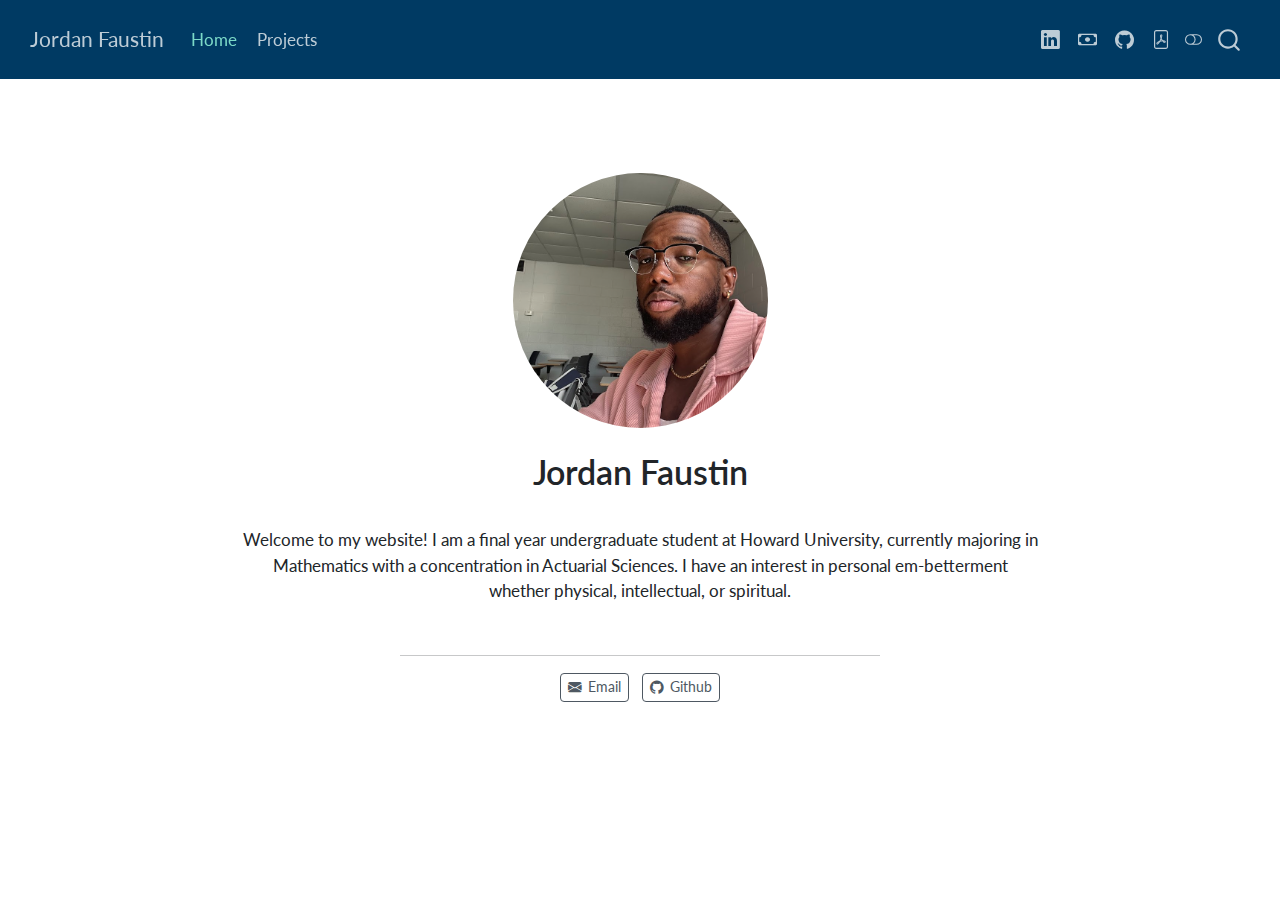
<file: index.html>
<!DOCTYPE html>
<html xmlns="http://www.w3.org/1999/xhtml" lang="en" xml:lang="en"><head>

<meta charset="utf-8">
<meta name="generator" content="quarto-1.6.42">

<meta name="viewport" content="width=device-width, initial-scale=1.0, user-scalable=yes">


<title>Jordan Faustin</title>
<style>
code{white-space: pre-wrap;}
span.smallcaps{font-variant: small-caps;}
div.columns{display: flex; gap: min(4vw, 1.5em);}
div.column{flex: auto; overflow-x: auto;}
div.hanging-indent{margin-left: 1.5em; text-indent: -1.5em;}
ul.task-list{list-style: none;}
ul.task-list li input[type="checkbox"] {
  width: 0.8em;
  margin: 0 0.8em 0.2em -1em; /* quarto-specific, see https://github.com/quarto-dev/quarto-cli/issues/4556 */ 
  vertical-align: middle;
}
</style>


<script src="site_libs/quarto-nav/quarto-nav.js"></script>
<script src="site_libs/quarto-nav/headroom.min.js"></script>
<script src="site_libs/clipboard/clipboard.min.js"></script>
<script src="site_libs/quarto-search/autocomplete.umd.js"></script>
<script src="site_libs/quarto-search/fuse.min.js"></script>
<script src="site_libs/quarto-search/quarto-search.js"></script>
<meta name="quarto:offset" content="./">
<script src="site_libs/quarto-html/quarto.js"></script>
<script src="site_libs/quarto-html/popper.min.js"></script>
<script src="site_libs/quarto-html/tippy.umd.min.js"></script>
<link href="site_libs/quarto-html/tippy.css" rel="stylesheet">
<link href="site_libs/quarto-html/quarto-syntax-highlighting-2f5df379a58b258e96c21c0638c20c03.css" rel="stylesheet" class="quarto-color-scheme" id="quarto-text-highlighting-styles">
<link href="site_libs/quarto-html/quarto-syntax-highlighting-dark-b53751a350365c71b6c909e95f209ed1.css" rel="prefetch" class="quarto-color-scheme quarto-color-alternate" id="quarto-text-highlighting-styles">
<script src="site_libs/bootstrap/bootstrap.min.js"></script>
<link href="site_libs/bootstrap/bootstrap-icons.css" rel="stylesheet">
<link href="site_libs/bootstrap/bootstrap-4b1ea6840b334ca8edc79eafac3de36b.min.css" rel="stylesheet" append-hash="true" class="quarto-color-scheme" id="quarto-bootstrap" data-mode="light">
<link href="site_libs/bootstrap/bootstrap-dark-071b83e757fd6e077f5e9a6f8c1738e0.min.css" rel="prefetch" append-hash="true" class="quarto-color-scheme quarto-color-alternate" id="quarto-bootstrap" data-mode="dark">
<script id="quarto-search-options" type="application/json">{
  "location": "navbar",
  "copy-button": false,
  "collapse-after": 3,
  "panel-placement": "end",
  "type": "overlay",
  "limit": 50,
  "keyboard-shortcut": [
    "f",
    "/",
    "s"
  ],
  "show-item-context": false,
  "language": {
    "search-no-results-text": "No results",
    "search-matching-documents-text": "matching documents",
    "search-copy-link-title": "Copy link to search",
    "search-hide-matches-text": "Hide additional matches",
    "search-more-match-text": "more match in this document",
    "search-more-matches-text": "more matches in this document",
    "search-clear-button-title": "Clear",
    "search-text-placeholder": "",
    "search-detached-cancel-button-title": "Cancel",
    "search-submit-button-title": "Submit",
    "search-label": "Search"
  }
}</script>


<link rel="stylesheet" href="styles.css">
</head>

<body class="nav-fixed fullcontent">

<div id="quarto-search-results"></div>
  <header id="quarto-header" class="headroom fixed-top">
    <nav class="navbar navbar-expand-lg " data-bs-theme="dark">
      <div class="navbar-container container-fluid">
      <div class="navbar-brand-container mx-auto">
    <a class="navbar-brand" href="./index.html">
    <span class="navbar-title">Jordan Faustin</span>
    </a>
  </div>
            <div id="quarto-search" class="" title="Search"></div>
          <button class="navbar-toggler" type="button" data-bs-toggle="collapse" data-bs-target="#navbarCollapse" aria-controls="navbarCollapse" role="menu" aria-expanded="false" aria-label="Toggle navigation" onclick="if (window.quartoToggleHeadroom) { window.quartoToggleHeadroom(); }">
  <span class="navbar-toggler-icon"></span>
</button>
          <div class="collapse navbar-collapse" id="navbarCollapse">
            <ul class="navbar-nav navbar-nav-scroll me-auto">
  <li class="nav-item">
    <a class="nav-link active" href="./index.html" aria-current="page"> 
<span class="menu-text">Home</span></a>
  </li>  
  <li class="nav-item">
    <a class="nav-link" href="./projects.html"> 
<span class="menu-text">Projects</span></a>
  </li>  
</ul>
            <ul class="navbar-nav navbar-nav-scroll ms-auto">
  <li class="nav-item compact">
    <a class="nav-link" href="https://www.linkedin.com/in/jordan-faustin/" target="blank"> <i class="bi bi-linkedin" role="img">
</i> 
<span class="menu-text"></span></a>
  </li>  
  <li class="nav-item compact">
    <a class="nav-link" href="https://venmo.com/" target="blank"> <i class="bi bi-cash" role="img">
</i> 
<span class="menu-text"></span></a>
  </li>  
  <li class="nav-item compact">
    <a class="nav-link" href="https://github.com/" target="blank"> <i class="bi bi-github" role="img">
</i> 
<span class="menu-text"></span></a>
  </li>  
  <li class="nav-item compact">
    <a class="nav-link" href="./assets/Resume.pdf" target="blank"> <i class="bi bi-file-pdf" role="img">
</i> 
<span class="menu-text"></span></a>
  </li>  
</ul>
          </div> <!-- /navcollapse -->
            <div class="quarto-navbar-tools">
  <a href="" class="quarto-color-scheme-toggle quarto-navigation-tool  px-1" onclick="window.quartoToggleColorScheme(); return false;" title="Toggle dark mode"><i class="bi"></i></a>
</div>
      </div> <!-- /container-fluid -->
    </nav>
</header>
<!-- content -->
<div id="quarto-content" class="quarto-container page-columns page-rows-contents page-layout-article page-navbar">
<!-- sidebar -->
<!-- margin-sidebar -->
    
<!-- main -->
<div class="quarto-about-jolla">
  <img src="assets/pink.jpg" class="about-image
  round " style="height: 15em; width: 15em;">
 <header id="title-block-header" class="quarto-title-block default">
<div class="quarto-title">
<h1 class="title">Jordan Faustin</h1>
</div>
<div class="quarto-title-meta">
  </div>
</header><main class="content" id="quarto-document-content">
<p>Welcome to my website! I am a final year undergraduate student at Howard University, currently majoring in Mathematics with a concentration in Actuarial Sciences. I have an interest in personal em-betterment whether physical, intellectual, or spiritual.</p>


</main> 
  <hr class="about-sep">
   <div class="about-links">
  <a href="mailto:faustinjordan@gmail.com" class="about-link" rel="" target="">
    <i class="bi bi-envelope-fill"></i>
     <span class="about-link-text">Email</span>
  </a>
  <a href="https://github.com" class="about-link" rel="" target="">
    <i class="bi bi-github"></i>
     <span class="about-link-text">Github</span>
  </a>
</div>
</div>
 <!-- /main -->
<script id="quarto-html-after-body" type="application/javascript">
window.document.addEventListener("DOMContentLoaded", function (event) {
  const toggleBodyColorMode = (bsSheetEl) => {
    const mode = bsSheetEl.getAttribute("data-mode");
    const bodyEl = window.document.querySelector("body");
    if (mode === "dark") {
      bodyEl.classList.add("quarto-dark");
      bodyEl.classList.remove("quarto-light");
    } else {
      bodyEl.classList.add("quarto-light");
      bodyEl.classList.remove("quarto-dark");
    }
  }
  const toggleBodyColorPrimary = () => {
    const bsSheetEl = window.document.querySelector("link#quarto-bootstrap");
    if (bsSheetEl) {
      toggleBodyColorMode(bsSheetEl);
    }
  }
  toggleBodyColorPrimary();  
  const disableStylesheet = (stylesheets) => {
    for (let i=0; i < stylesheets.length; i++) {
      const stylesheet = stylesheets[i];
      stylesheet.rel = 'prefetch';
    }
  }
  const enableStylesheet = (stylesheets) => {
    for (let i=0; i < stylesheets.length; i++) {
      const stylesheet = stylesheets[i];
      stylesheet.rel = 'stylesheet';
    }
  }
  const manageTransitions = (selector, allowTransitions) => {
    const els = window.document.querySelectorAll(selector);
    for (let i=0; i < els.length; i++) {
      const el = els[i];
      if (allowTransitions) {
        el.classList.remove('notransition');
      } else {
        el.classList.add('notransition');
      }
    }
  }
  const toggleGiscusIfUsed = (isAlternate, darkModeDefault) => {
    const baseTheme = document.querySelector('#giscus-base-theme')?.value ?? 'light';
    const alternateTheme = document.querySelector('#giscus-alt-theme')?.value ?? 'dark';
    let newTheme = '';
    if(darkModeDefault) {
      newTheme = isAlternate ? baseTheme : alternateTheme;
    } else {
      newTheme = isAlternate ? alternateTheme : baseTheme;
    }
    const changeGiscusTheme = () => {
      // From: https://github.com/giscus/giscus/issues/336
      const sendMessage = (message) => {
        const iframe = document.querySelector('iframe.giscus-frame');
        if (!iframe) return;
        iframe.contentWindow.postMessage({ giscus: message }, 'https://giscus.app');
      }
      sendMessage({
        setConfig: {
          theme: newTheme
        }
      });
    }
    const isGiscussLoaded = window.document.querySelector('iframe.giscus-frame') !== null;
    if (isGiscussLoaded) {
      changeGiscusTheme();
    }
  }
  const toggleColorMode = (alternate) => {
    // Switch the stylesheets
    const alternateStylesheets = window.document.querySelectorAll('link.quarto-color-scheme.quarto-color-alternate');
    manageTransitions('#quarto-margin-sidebar .nav-link', false);
    if (alternate) {
      enableStylesheet(alternateStylesheets);
      for (const sheetNode of alternateStylesheets) {
        if (sheetNode.id === "quarto-bootstrap") {
          toggleBodyColorMode(sheetNode);
        }
      }
    } else {
      disableStylesheet(alternateStylesheets);
      toggleBodyColorPrimary();
    }
    manageTransitions('#quarto-margin-sidebar .nav-link', true);
    // Switch the toggles
    const toggles = window.document.querySelectorAll('.quarto-color-scheme-toggle');
    for (let i=0; i < toggles.length; i++) {
      const toggle = toggles[i];
      if (toggle) {
        if (alternate) {
          toggle.classList.add("alternate");     
        } else {
          toggle.classList.remove("alternate");
        }
      }
    }
    // Hack to workaround the fact that safari doesn't
    // properly recolor the scrollbar when toggling (#1455)
    if (navigator.userAgent.indexOf('Safari') > 0 && navigator.userAgent.indexOf('Chrome') == -1) {
      manageTransitions("body", false);
      window.scrollTo(0, 1);
      setTimeout(() => {
        window.scrollTo(0, 0);
        manageTransitions("body", true);
      }, 40);  
    }
  }
  const isFileUrl = () => { 
    return window.location.protocol === 'file:';
  }
  const hasAlternateSentinel = () => {  
    let styleSentinel = getColorSchemeSentinel();
    if (styleSentinel !== null) {
      return styleSentinel === "alternate";
    } else {
      return false;
    }
  }
  const setStyleSentinel = (alternate) => {
    const value = alternate ? "alternate" : "default";
    if (!isFileUrl()) {
      window.localStorage.setItem("quarto-color-scheme", value);
    } else {
      localAlternateSentinel = value;
    }
  }
  const getColorSchemeSentinel = () => {
    if (!isFileUrl()) {
      const storageValue = window.localStorage.getItem("quarto-color-scheme");
      return storageValue != null ? storageValue : localAlternateSentinel;
    } else {
      return localAlternateSentinel;
    }
  }
  const darkModeDefault = false;
  let localAlternateSentinel = darkModeDefault ? 'alternate' : 'default';
  // Dark / light mode switch
  window.quartoToggleColorScheme = () => {
    // Read the current dark / light value 
    let toAlternate = !hasAlternateSentinel();
    toggleColorMode(toAlternate);
    setStyleSentinel(toAlternate);
    toggleGiscusIfUsed(toAlternate, darkModeDefault);
  };
  // Ensure there is a toggle, if there isn't float one in the top right
  if (window.document.querySelector('.quarto-color-scheme-toggle') === null) {
    const a = window.document.createElement('a');
    a.classList.add('top-right');
    a.classList.add('quarto-color-scheme-toggle');
    a.href = "";
    a.onclick = function() { try { window.quartoToggleColorScheme(); } catch {} return false; };
    const i = window.document.createElement("i");
    i.classList.add('bi');
    a.appendChild(i);
    window.document.body.appendChild(a);
  }
  // Switch to dark mode if need be
  if (hasAlternateSentinel()) {
    toggleColorMode(true);
  } else {
    toggleColorMode(false);
  }
  const isCodeAnnotation = (el) => {
    for (const clz of el.classList) {
      if (clz.startsWith('code-annotation-')) {                     
        return true;
      }
    }
    return false;
  }
  const onCopySuccess = function(e) {
    // button target
    const button = e.trigger;
    // don't keep focus
    button.blur();
    // flash "checked"
    button.classList.add('code-copy-button-checked');
    var currentTitle = button.getAttribute("title");
    button.setAttribute("title", "Copied!");
    let tooltip;
    if (window.bootstrap) {
      button.setAttribute("data-bs-toggle", "tooltip");
      button.setAttribute("data-bs-placement", "left");
      button.setAttribute("data-bs-title", "Copied!");
      tooltip = new bootstrap.Tooltip(button, 
        { trigger: "manual", 
          customClass: "code-copy-button-tooltip",
          offset: [0, -8]});
      tooltip.show();    
    }
    setTimeout(function() {
      if (tooltip) {
        tooltip.hide();
        button.removeAttribute("data-bs-title");
        button.removeAttribute("data-bs-toggle");
        button.removeAttribute("data-bs-placement");
      }
      button.setAttribute("title", currentTitle);
      button.classList.remove('code-copy-button-checked');
    }, 1000);
    // clear code selection
    e.clearSelection();
  }
  const getTextToCopy = function(trigger) {
      const codeEl = trigger.previousElementSibling.cloneNode(true);
      for (const childEl of codeEl.children) {
        if (isCodeAnnotation(childEl)) {
          childEl.remove();
        }
      }
      return codeEl.innerText;
  }
  const clipboard = new window.ClipboardJS('.code-copy-button:not([data-in-quarto-modal])', {
    text: getTextToCopy
  });
  clipboard.on('success', onCopySuccess);
  if (window.document.getElementById('quarto-embedded-source-code-modal')) {
    const clipboardModal = new window.ClipboardJS('.code-copy-button[data-in-quarto-modal]', {
      text: getTextToCopy,
      container: window.document.getElementById('quarto-embedded-source-code-modal')
    });
    clipboardModal.on('success', onCopySuccess);
  }
    var localhostRegex = new RegExp(/^(?:http|https):\/\/localhost\:?[0-9]*\//);
    var mailtoRegex = new RegExp(/^mailto:/);
      var filterRegex = new RegExp("https:\/\/Frostyfausty\.github\.io\/");
    var isInternal = (href) => {
        return filterRegex.test(href) || localhostRegex.test(href) || mailtoRegex.test(href);
    }
    // Inspect non-navigation links and adorn them if external
 	var links = window.document.querySelectorAll('a[href]:not(.nav-link):not(.navbar-brand):not(.toc-action):not(.sidebar-link):not(.sidebar-item-toggle):not(.pagination-link):not(.no-external):not([aria-hidden]):not(.dropdown-item):not(.quarto-navigation-tool):not(.about-link)');
    for (var i=0; i<links.length; i++) {
      const link = links[i];
      if (!isInternal(link.href)) {
        // undo the damage that might have been done by quarto-nav.js in the case of
        // links that we want to consider external
        if (link.dataset.originalHref !== undefined) {
          link.href = link.dataset.originalHref;
        }
      }
    }
  function tippyHover(el, contentFn, onTriggerFn, onUntriggerFn) {
    const config = {
      allowHTML: true,
      maxWidth: 500,
      delay: 100,
      arrow: false,
      appendTo: function(el) {
          return el.parentElement;
      },
      interactive: true,
      interactiveBorder: 10,
      theme: 'quarto',
      placement: 'bottom-start',
    };
    if (contentFn) {
      config.content = contentFn;
    }
    if (onTriggerFn) {
      config.onTrigger = onTriggerFn;
    }
    if (onUntriggerFn) {
      config.onUntrigger = onUntriggerFn;
    }
    window.tippy(el, config); 
  }
  const noterefs = window.document.querySelectorAll('a[role="doc-noteref"]');
  for (var i=0; i<noterefs.length; i++) {
    const ref = noterefs[i];
    tippyHover(ref, function() {
      // use id or data attribute instead here
      let href = ref.getAttribute('data-footnote-href') || ref.getAttribute('href');
      try { href = new URL(href).hash; } catch {}
      const id = href.replace(/^#\/?/, "");
      const note = window.document.getElementById(id);
      if (note) {
        return note.innerHTML;
      } else {
        return "";
      }
    });
  }
  const xrefs = window.document.querySelectorAll('a.quarto-xref');
  const processXRef = (id, note) => {
    // Strip column container classes
    const stripColumnClz = (el) => {
      el.classList.remove("page-full", "page-columns");
      if (el.children) {
        for (const child of el.children) {
          stripColumnClz(child);
        }
      }
    }
    stripColumnClz(note)
    if (id === null || id.startsWith('sec-')) {
      // Special case sections, only their first couple elements
      const container = document.createElement("div");
      if (note.children && note.children.length > 2) {
        container.appendChild(note.children[0].cloneNode(true));
        for (let i = 1; i < note.children.length; i++) {
          const child = note.children[i];
          if (child.tagName === "P" && child.innerText === "") {
            continue;
          } else {
            container.appendChild(child.cloneNode(true));
            break;
          }
        }
        if (window.Quarto?.typesetMath) {
          window.Quarto.typesetMath(container);
        }
        return container.innerHTML
      } else {
        if (window.Quarto?.typesetMath) {
          window.Quarto.typesetMath(note);
        }
        return note.innerHTML;
      }
    } else {
      // Remove any anchor links if they are present
      const anchorLink = note.querySelector('a.anchorjs-link');
      if (anchorLink) {
        anchorLink.remove();
      }
      if (window.Quarto?.typesetMath) {
        window.Quarto.typesetMath(note);
      }
      if (note.classList.contains("callout")) {
        return note.outerHTML;
      } else {
        return note.innerHTML;
      }
    }
  }
  for (var i=0; i<xrefs.length; i++) {
    const xref = xrefs[i];
    tippyHover(xref, undefined, function(instance) {
      instance.disable();
      let url = xref.getAttribute('href');
      let hash = undefined; 
      if (url.startsWith('#')) {
        hash = url;
      } else {
        try { hash = new URL(url).hash; } catch {}
      }
      if (hash) {
        const id = hash.replace(/^#\/?/, "");
        const note = window.document.getElementById(id);
        if (note !== null) {
          try {
            const html = processXRef(id, note.cloneNode(true));
            instance.setContent(html);
          } finally {
            instance.enable();
            instance.show();
          }
        } else {
          // See if we can fetch this
          fetch(url.split('#')[0])
          .then(res => res.text())
          .then(html => {
            const parser = new DOMParser();
            const htmlDoc = parser.parseFromString(html, "text/html");
            const note = htmlDoc.getElementById(id);
            if (note !== null) {
              const html = processXRef(id, note);
              instance.setContent(html);
            } 
          }).finally(() => {
            instance.enable();
            instance.show();
          });
        }
      } else {
        // See if we can fetch a full url (with no hash to target)
        // This is a special case and we should probably do some content thinning / targeting
        fetch(url)
        .then(res => res.text())
        .then(html => {
          const parser = new DOMParser();
          const htmlDoc = parser.parseFromString(html, "text/html");
          const note = htmlDoc.querySelector('main.content');
          if (note !== null) {
            // This should only happen for chapter cross references
            // (since there is no id in the URL)
            // remove the first header
            if (note.children.length > 0 && note.children[0].tagName === "HEADER") {
              note.children[0].remove();
            }
            const html = processXRef(null, note);
            instance.setContent(html);
          } 
        }).finally(() => {
          instance.enable();
          instance.show();
        });
      }
    }, function(instance) {
    });
  }
      let selectedAnnoteEl;
      const selectorForAnnotation = ( cell, annotation) => {
        let cellAttr = 'data-code-cell="' + cell + '"';
        let lineAttr = 'data-code-annotation="' +  annotation + '"';
        const selector = 'span[' + cellAttr + '][' + lineAttr + ']';
        return selector;
      }
      const selectCodeLines = (annoteEl) => {
        const doc = window.document;
        const targetCell = annoteEl.getAttribute("data-target-cell");
        const targetAnnotation = annoteEl.getAttribute("data-target-annotation");
        const annoteSpan = window.document.querySelector(selectorForAnnotation(targetCell, targetAnnotation));
        const lines = annoteSpan.getAttribute("data-code-lines").split(",");
        const lineIds = lines.map((line) => {
          return targetCell + "-" + line;
        })
        let top = null;
        let height = null;
        let parent = null;
        if (lineIds.length > 0) {
            //compute the position of the single el (top and bottom and make a div)
            const el = window.document.getElementById(lineIds[0]);
            top = el.offsetTop;
            height = el.offsetHeight;
            parent = el.parentElement.parentElement;
          if (lineIds.length > 1) {
            const lastEl = window.document.getElementById(lineIds[lineIds.length - 1]);
            const bottom = lastEl.offsetTop + lastEl.offsetHeight;
            height = bottom - top;
          }
          if (top !== null && height !== null && parent !== null) {
            // cook up a div (if necessary) and position it 
            let div = window.document.getElementById("code-annotation-line-highlight");
            if (div === null) {
              div = window.document.createElement("div");
              div.setAttribute("id", "code-annotation-line-highlight");
              div.style.position = 'absolute';
              parent.appendChild(div);
            }
            div.style.top = top - 2 + "px";
            div.style.height = height + 4 + "px";
            div.style.left = 0;
            let gutterDiv = window.document.getElementById("code-annotation-line-highlight-gutter");
            if (gutterDiv === null) {
              gutterDiv = window.document.createElement("div");
              gutterDiv.setAttribute("id", "code-annotation-line-highlight-gutter");
              gutterDiv.style.position = 'absolute';
              const codeCell = window.document.getElementById(targetCell);
              const gutter = codeCell.querySelector('.code-annotation-gutter');
              gutter.appendChild(gutterDiv);
            }
            gutterDiv.style.top = top - 2 + "px";
            gutterDiv.style.height = height + 4 + "px";
          }
          selectedAnnoteEl = annoteEl;
        }
      };
      const unselectCodeLines = () => {
        const elementsIds = ["code-annotation-line-highlight", "code-annotation-line-highlight-gutter"];
        elementsIds.forEach((elId) => {
          const div = window.document.getElementById(elId);
          if (div) {
            div.remove();
          }
        });
        selectedAnnoteEl = undefined;
      };
        // Handle positioning of the toggle
    window.addEventListener(
      "resize",
      throttle(() => {
        elRect = undefined;
        if (selectedAnnoteEl) {
          selectCodeLines(selectedAnnoteEl);
        }
      }, 10)
    );
    function throttle(fn, ms) {
    let throttle = false;
    let timer;
      return (...args) => {
        if(!throttle) { // first call gets through
            fn.apply(this, args);
            throttle = true;
        } else { // all the others get throttled
            if(timer) clearTimeout(timer); // cancel #2
            timer = setTimeout(() => {
              fn.apply(this, args);
              timer = throttle = false;
            }, ms);
        }
      };
    }
      // Attach click handler to the DT
      const annoteDls = window.document.querySelectorAll('dt[data-target-cell]');
      for (const annoteDlNode of annoteDls) {
        annoteDlNode.addEventListener('click', (event) => {
          const clickedEl = event.target;
          if (clickedEl !== selectedAnnoteEl) {
            unselectCodeLines();
            const activeEl = window.document.querySelector('dt[data-target-cell].code-annotation-active');
            if (activeEl) {
              activeEl.classList.remove('code-annotation-active');
            }
            selectCodeLines(clickedEl);
            clickedEl.classList.add('code-annotation-active');
          } else {
            // Unselect the line
            unselectCodeLines();
            clickedEl.classList.remove('code-annotation-active');
          }
        });
      }
  const findCites = (el) => {
    const parentEl = el.parentElement;
    if (parentEl) {
      const cites = parentEl.dataset.cites;
      if (cites) {
        return {
          el,
          cites: cites.split(' ')
        };
      } else {
        return findCites(el.parentElement)
      }
    } else {
      return undefined;
    }
  };
  var bibliorefs = window.document.querySelectorAll('a[role="doc-biblioref"]');
  for (var i=0; i<bibliorefs.length; i++) {
    const ref = bibliorefs[i];
    const citeInfo = findCites(ref);
    if (citeInfo) {
      tippyHover(citeInfo.el, function() {
        var popup = window.document.createElement('div');
        citeInfo.cites.forEach(function(cite) {
          var citeDiv = window.document.createElement('div');
          citeDiv.classList.add('hanging-indent');
          citeDiv.classList.add('csl-entry');
          var biblioDiv = window.document.getElementById('ref-' + cite);
          if (biblioDiv) {
            citeDiv.innerHTML = biblioDiv.innerHTML;
          }
          popup.appendChild(citeDiv);
        });
        return popup.innerHTML;
      });
    }
  }
});
</script>
</div> <!-- /content -->




</body></html>
</file>
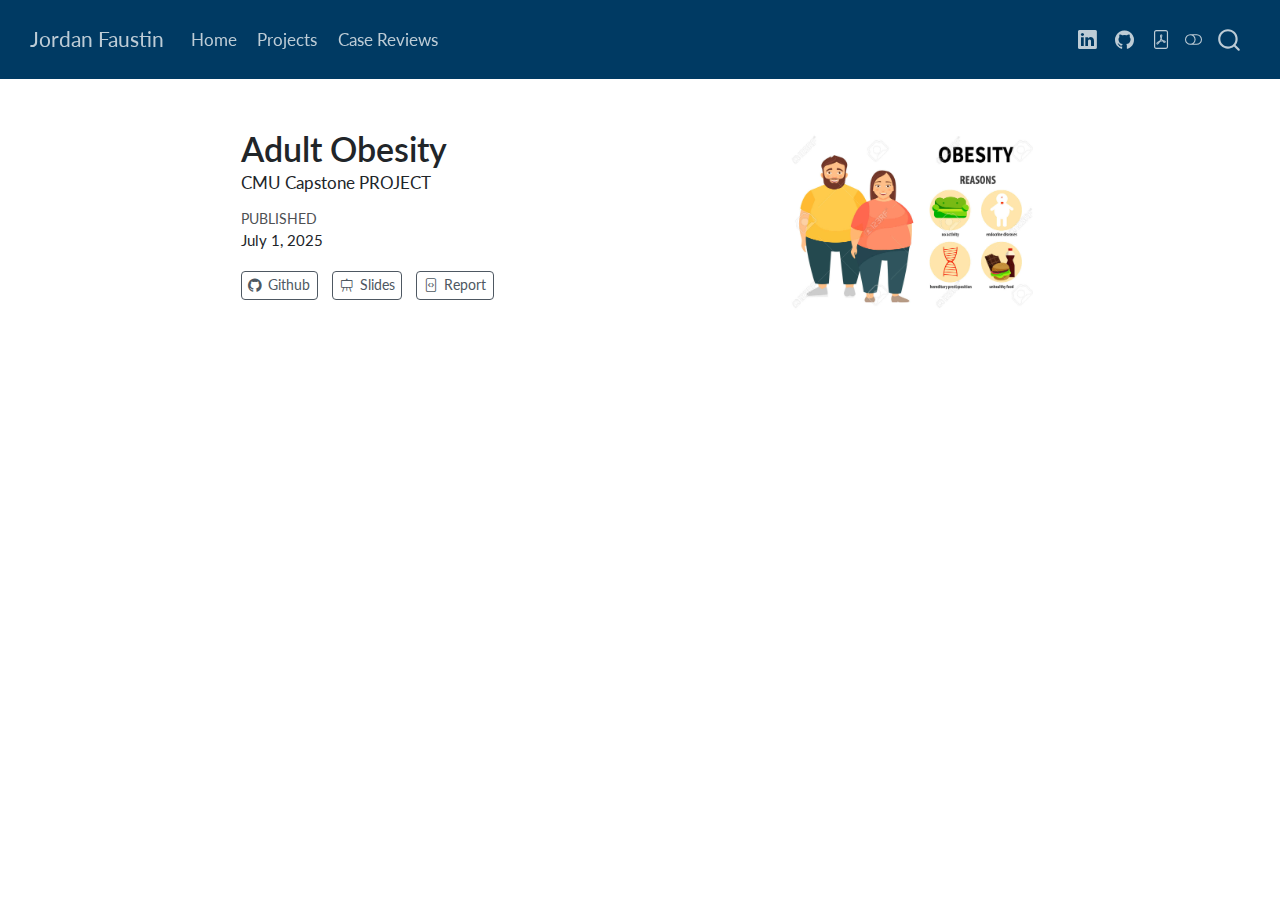
<file: Projects/Capstone/Capstone.html>
<!DOCTYPE html>
<html xmlns="http://www.w3.org/1999/xhtml" lang="en" xml:lang="en"><head>

<meta charset="utf-8">
<meta name="generator" content="quarto-1.7.32">

<meta name="viewport" content="width=device-width, initial-scale=1.0, user-scalable=yes">

<meta name="dcterms.date" content="2025-07-01">
<meta name="description" content="CMU Capstone PROJECT">

<title>Adult Obesity – Jordan Faustin</title>
<style>
code{white-space: pre-wrap;}
span.smallcaps{font-variant: small-caps;}
div.columns{display: flex; gap: min(4vw, 1.5em);}
div.column{flex: auto; overflow-x: auto;}
div.hanging-indent{margin-left: 1.5em; text-indent: -1.5em;}
ul.task-list{list-style: none;}
ul.task-list li input[type="checkbox"] {
  width: 0.8em;
  margin: 0 0.8em 0.2em -1em; /* quarto-specific, see https://github.com/quarto-dev/quarto-cli/issues/4556 */ 
  vertical-align: middle;
}
</style>


<script src="../../site_libs/quarto-nav/quarto-nav.js"></script>
<script src="../../site_libs/quarto-nav/headroom.min.js"></script>
<script src="../../site_libs/clipboard/clipboard.min.js"></script>
<script src="../../site_libs/quarto-search/autocomplete.umd.js"></script>
<script src="../../site_libs/quarto-search/fuse.min.js"></script>
<script src="../../site_libs/quarto-search/quarto-search.js"></script>
<meta name="quarto:offset" content="../../">
<script src="../../site_libs/quarto-html/quarto.js" type="module"></script>
<script src="../../site_libs/quarto-html/tabsets/tabsets.js" type="module"></script>
<script src="../../site_libs/quarto-html/popper.min.js"></script>
<script src="../../site_libs/quarto-html/tippy.umd.min.js"></script>
<link href="../../site_libs/quarto-html/tippy.css" rel="stylesheet">
<link href="../../site_libs/quarto-html/quarto-syntax-highlighting-37eea08aefeeee20ff55810ff984fec1.css" rel="stylesheet" class="quarto-color-scheme" id="quarto-text-highlighting-styles">
<link href="../../site_libs/quarto-html/quarto-syntax-highlighting-dark-2fef5ea3f8957b3e4ecc936fc74692ca.css" rel="stylesheet" class="quarto-color-scheme quarto-color-alternate" id="quarto-text-highlighting-styles">
<link href="../../site_libs/quarto-html/quarto-syntax-highlighting-37eea08aefeeee20ff55810ff984fec1.css" rel="stylesheet" class="quarto-color-scheme-extra" id="quarto-text-highlighting-styles">
<script src="../../site_libs/bootstrap/bootstrap.min.js"></script>
<link href="../../site_libs/bootstrap/bootstrap-icons.css" rel="stylesheet">
<link href="../../site_libs/bootstrap/bootstrap-c224886e4bc03fff70a0e9f0eb6afc83.min.css" rel="stylesheet" append-hash="true" class="quarto-color-scheme" id="quarto-bootstrap" data-mode="light">
<link href="../../site_libs/bootstrap/bootstrap-dark-e9ebbb75d70c6806dcffd73552aef76c.min.css" rel="stylesheet" append-hash="true" class="quarto-color-scheme quarto-color-alternate" id="quarto-bootstrap" data-mode="dark">
<link href="../../site_libs/bootstrap/bootstrap-c224886e4bc03fff70a0e9f0eb6afc83.min.css" rel="stylesheet" append-hash="true" class="quarto-color-scheme-extra" id="quarto-bootstrap" data-mode="light">
<script id="quarto-search-options" type="application/json">{
  "location": "navbar",
  "copy-button": false,
  "collapse-after": 3,
  "panel-placement": "end",
  "type": "overlay",
  "limit": 50,
  "keyboard-shortcut": [
    "f",
    "/",
    "s"
  ],
  "show-item-context": false,
  "language": {
    "search-no-results-text": "No results",
    "search-matching-documents-text": "matching documents",
    "search-copy-link-title": "Copy link to search",
    "search-hide-matches-text": "Hide additional matches",
    "search-more-match-text": "more match in this document",
    "search-more-matches-text": "more matches in this document",
    "search-clear-button-title": "Clear",
    "search-text-placeholder": "",
    "search-detached-cancel-button-title": "Cancel",
    "search-submit-button-title": "Submit",
    "search-label": "Search"
  }
}</script>


<link rel="stylesheet" href="../../styles.css">
</head>

<body class="nav-fixed fullcontent quarto-light"><script id="quarto-html-before-body" type="application/javascript">
    const toggleBodyColorMode = (bsSheetEl) => {
      const mode = bsSheetEl.getAttribute("data-mode");
      const bodyEl = window.document.querySelector("body");
      if (mode === "dark") {
        bodyEl.classList.add("quarto-dark");
        bodyEl.classList.remove("quarto-light");
      } else {
        bodyEl.classList.add("quarto-light");
        bodyEl.classList.remove("quarto-dark");
      }
    }
    const toggleBodyColorPrimary = () => {
      const bsSheetEl = window.document.querySelector("link#quarto-bootstrap:not([rel=disabled-stylesheet])");
      if (bsSheetEl) {
        toggleBodyColorMode(bsSheetEl);
      }
    }
    const setColorSchemeToggle = (alternate) => {
      const toggles = window.document.querySelectorAll('.quarto-color-scheme-toggle');
      for (let i=0; i < toggles.length; i++) {
        const toggle = toggles[i];
        if (toggle) {
          if (alternate) {
            toggle.classList.add("alternate");
          } else {
            toggle.classList.remove("alternate");
          }
        }
      }
    };
    const toggleColorMode = (alternate) => {
      // Switch the stylesheets
      const primaryStylesheets = window.document.querySelectorAll('link.quarto-color-scheme:not(.quarto-color-alternate)');
      const alternateStylesheets = window.document.querySelectorAll('link.quarto-color-scheme.quarto-color-alternate');
      manageTransitions('#quarto-margin-sidebar .nav-link', false);
      if (alternate) {
        // note: dark is layered on light, we don't disable primary!
        enableStylesheet(alternateStylesheets);
        for (const sheetNode of alternateStylesheets) {
          if (sheetNode.id === "quarto-bootstrap") {
            toggleBodyColorMode(sheetNode);
          }
        }
      } else {
        disableStylesheet(alternateStylesheets);
        enableStylesheet(primaryStylesheets)
        toggleBodyColorPrimary();
      }
      manageTransitions('#quarto-margin-sidebar .nav-link', true);
      // Switch the toggles
      setColorSchemeToggle(alternate)
      // Hack to workaround the fact that safari doesn't
      // properly recolor the scrollbar when toggling (#1455)
      if (navigator.userAgent.indexOf('Safari') > 0 && navigator.userAgent.indexOf('Chrome') == -1) {
        manageTransitions("body", false);
        window.scrollTo(0, 1);
        setTimeout(() => {
          window.scrollTo(0, 0);
          manageTransitions("body", true);
        }, 40);
      }
    }
    const disableStylesheet = (stylesheets) => {
      for (let i=0; i < stylesheets.length; i++) {
        const stylesheet = stylesheets[i];
        stylesheet.rel = 'disabled-stylesheet';
      }
    }
    const enableStylesheet = (stylesheets) => {
      for (let i=0; i < stylesheets.length; i++) {
        const stylesheet = stylesheets[i];
        if(stylesheet.rel !== 'stylesheet') { // for Chrome, which will still FOUC without this check
          stylesheet.rel = 'stylesheet';
        }
      }
    }
    const manageTransitions = (selector, allowTransitions) => {
      const els = window.document.querySelectorAll(selector);
      for (let i=0; i < els.length; i++) {
        const el = els[i];
        if (allowTransitions) {
          el.classList.remove('notransition');
        } else {
          el.classList.add('notransition');
        }
      }
    }
    const isFileUrl = () => {
      return window.location.protocol === 'file:';
    }
    const hasAlternateSentinel = () => {
      let styleSentinel = getColorSchemeSentinel();
      if (styleSentinel !== null) {
        return styleSentinel === "alternate";
      } else {
        return false;
      }
    }
    const setStyleSentinel = (alternate) => {
      const value = alternate ? "alternate" : "default";
      if (!isFileUrl()) {
        window.localStorage.setItem("quarto-color-scheme", value);
      } else {
        localAlternateSentinel = value;
      }
    }
    const getColorSchemeSentinel = () => {
      if (!isFileUrl()) {
        const storageValue = window.localStorage.getItem("quarto-color-scheme");
        return storageValue != null ? storageValue : localAlternateSentinel;
      } else {
        return localAlternateSentinel;
      }
    }
    const toggleGiscusIfUsed = (isAlternate, darkModeDefault) => {
      const baseTheme = document.querySelector('#giscus-base-theme')?.value ?? 'light';
      const alternateTheme = document.querySelector('#giscus-alt-theme')?.value ?? 'dark';
      let newTheme = '';
      if(authorPrefersDark) {
        newTheme = isAlternate ? baseTheme : alternateTheme;
      } else {
        newTheme = isAlternate ? alternateTheme : baseTheme;
      }
      const changeGiscusTheme = () => {
        // From: https://github.com/giscus/giscus/issues/336
        const sendMessage = (message) => {
          const iframe = document.querySelector('iframe.giscus-frame');
          if (!iframe) return;
          iframe.contentWindow.postMessage({ giscus: message }, 'https://giscus.app');
        }
        sendMessage({
          setConfig: {
            theme: newTheme
          }
        });
      }
      const isGiscussLoaded = window.document.querySelector('iframe.giscus-frame') !== null;
      if (isGiscussLoaded) {
        changeGiscusTheme();
      }
    };
    const authorPrefersDark = false;
    const darkModeDefault = authorPrefersDark;
      document.querySelector('link#quarto-text-highlighting-styles.quarto-color-scheme-extra').rel = 'disabled-stylesheet';
      document.querySelector('link#quarto-bootstrap.quarto-color-scheme-extra').rel = 'disabled-stylesheet';
    let localAlternateSentinel = darkModeDefault ? 'alternate' : 'default';
    // Dark / light mode switch
    window.quartoToggleColorScheme = () => {
      // Read the current dark / light value
      let toAlternate = !hasAlternateSentinel();
      toggleColorMode(toAlternate);
      setStyleSentinel(toAlternate);
      toggleGiscusIfUsed(toAlternate, darkModeDefault);
      window.dispatchEvent(new Event('resize'));
    };
    // Switch to dark mode if need be
    if (hasAlternateSentinel()) {
      toggleColorMode(true);
    } else {
      toggleColorMode(false);
    }
  </script>

<div id="quarto-search-results"></div>
  <header id="quarto-header" class="headroom fixed-top">
    <nav class="navbar navbar-expand-lg " data-bs-theme="dark">
      <div class="navbar-container container-fluid">
      <div class="navbar-brand-container mx-auto">
    <a class="navbar-brand" href="../../index.html">
    <span class="navbar-title">Jordan Faustin</span>
    </a>
  </div>
            <div id="quarto-search" class="" title="Search"></div>
          <button class="navbar-toggler" type="button" data-bs-toggle="collapse" data-bs-target="#navbarCollapse" aria-controls="navbarCollapse" role="menu" aria-expanded="false" aria-label="Toggle navigation" onclick="if (window.quartoToggleHeadroom) { window.quartoToggleHeadroom(); }">
  <span class="navbar-toggler-icon"></span>
</button>
          <div class="collapse navbar-collapse" id="navbarCollapse">
            <ul class="navbar-nav navbar-nav-scroll me-auto">
  <li class="nav-item">
    <a class="nav-link" href="../../index.html"> 
<span class="menu-text">Home</span></a>
  </li>  
  <li class="nav-item">
    <a class="nav-link" href="../../projects.html"> 
<span class="menu-text">Projects</span></a>
  </li>  
  <li class="nav-item">
    <a class="nav-link" href="../../cases.html"> 
<span class="menu-text">Case Reviews</span></a>
  </li>  
</ul>
            <ul class="navbar-nav navbar-nav-scroll ms-auto">
  <li class="nav-item compact">
    <a class="nav-link" href="https://www.linkedin.com/in/jordan-faustin/" target="blank"> <i class="bi bi-linkedin" role="img">
</i> 
<span class="menu-text"></span></a>
  </li>  
  <li class="nav-item compact">
    <a class="nav-link" href="https://github.com/Frostyfausty" target="blank"> <i class="bi bi-github" role="img">
</i> 
<span class="menu-text"></span></a>
  </li>  
  <li class="nav-item compact">
    <a class="nav-link" href="../../assets/Resume.pdf" target="blank"> <i class="bi bi-file-pdf" role="img">
</i> 
<span class="menu-text"></span></a>
  </li>  
</ul>
          </div> <!-- /navcollapse -->
            <div class="quarto-navbar-tools">
  <a href="" class="quarto-color-scheme-toggle quarto-navigation-tool  px-1" onclick="window.quartoToggleColorScheme(); return false;" title="Toggle dark mode"><i class="bi"></i></a>
</div>
      </div> <!-- /container-fluid -->
    </nav>
</header>
<!-- content -->
<div id="quarto-content" class="quarto-container page-columns page-rows-contents page-layout-article page-navbar">
<!-- sidebar -->
<!-- margin-sidebar -->
    
<!-- main -->
<div class="quarto-about-solana column-body">
  <div class="about-entity">
    <div class="entity-contents">
      <header id="title-block-header" class="quarto-title-block default">
<div class="quarto-title">
<h1 class="title">Adult Obesity</h1>
</div>
<div>
  <div class="description">
    CMU Capstone PROJECT
  </div>
</div>
<div class="quarto-title-meta">
    <div>
    <div class="quarto-title-meta-heading">Published</div>
    <div class="quarto-title-meta-contents">
      <p class="date">July 1, 2025</p>
    </div>
  </div>
  </div>
</header> <div class="about-links">
  <a href="https://github.com/liv426kim/EDA_COVID_Vax.git" class="about-link" rel="" target="">
    <i class="bi bi-github"></i>
     <span class="about-link-text">Github</span>
  </a>
  <a href="https://docs.google.com/presentation/d/1cF7XaAD7wFIbbZJCLsyBthlg6e0TBr9GTeJ66G95Ny0/edit" class="about-link" rel="" target="">
    <i class="bi bi-easel"></i>
     <span class="about-link-text">Slides</span>
  </a>
  <a href="https://theonion.com/" class="about-link" rel="" target="">
    <i class="bi bi-file-code"></i>
     <span class="about-link-text">Report</span>
  </a>
</div>
      <div class="about-contents"><main class="content" id="quarto-document-content">



</main></div>
    </div>
    <img src="cover.jpg" class="about-image
  rounded " style="width: 15em;">
  </div>
</div>
 <!-- /main -->
<script id="quarto-html-after-body" type="application/javascript">
  window.document.addEventListener("DOMContentLoaded", function (event) {
    // Ensure there is a toggle, if there isn't float one in the top right
    if (window.document.querySelector('.quarto-color-scheme-toggle') === null) {
      const a = window.document.createElement('a');
      a.classList.add('top-right');
      a.classList.add('quarto-color-scheme-toggle');
      a.href = "";
      a.onclick = function() { try { window.quartoToggleColorScheme(); } catch {} return false; };
      const i = window.document.createElement("i");
      i.classList.add('bi');
      a.appendChild(i);
      window.document.body.appendChild(a);
    }
    setColorSchemeToggle(hasAlternateSentinel())
    const isCodeAnnotation = (el) => {
      for (const clz of el.classList) {
        if (clz.startsWith('code-annotation-')) {                     
          return true;
        }
      }
      return false;
    }
    const onCopySuccess = function(e) {
      // button target
      const button = e.trigger;
      // don't keep focus
      button.blur();
      // flash "checked"
      button.classList.add('code-copy-button-checked');
      var currentTitle = button.getAttribute("title");
      button.setAttribute("title", "Copied!");
      let tooltip;
      if (window.bootstrap) {
        button.setAttribute("data-bs-toggle", "tooltip");
        button.setAttribute("data-bs-placement", "left");
        button.setAttribute("data-bs-title", "Copied!");
        tooltip = new bootstrap.Tooltip(button, 
          { trigger: "manual", 
            customClass: "code-copy-button-tooltip",
            offset: [0, -8]});
        tooltip.show();    
      }
      setTimeout(function() {
        if (tooltip) {
          tooltip.hide();
          button.removeAttribute("data-bs-title");
          button.removeAttribute("data-bs-toggle");
          button.removeAttribute("data-bs-placement");
        }
        button.setAttribute("title", currentTitle);
        button.classList.remove('code-copy-button-checked');
      }, 1000);
      // clear code selection
      e.clearSelection();
    }
    const getTextToCopy = function(trigger) {
        const codeEl = trigger.previousElementSibling.cloneNode(true);
        for (const childEl of codeEl.children) {
          if (isCodeAnnotation(childEl)) {
            childEl.remove();
          }
        }
        return codeEl.innerText;
    }
    const clipboard = new window.ClipboardJS('.code-copy-button:not([data-in-quarto-modal])', {
      text: getTextToCopy
    });
    clipboard.on('success', onCopySuccess);
    if (window.document.getElementById('quarto-embedded-source-code-modal')) {
      const clipboardModal = new window.ClipboardJS('.code-copy-button[data-in-quarto-modal]', {
        text: getTextToCopy,
        container: window.document.getElementById('quarto-embedded-source-code-modal')
      });
      clipboardModal.on('success', onCopySuccess);
    }
      var localhostRegex = new RegExp(/^(?:http|https):\/\/localhost\:?[0-9]*\//);
      var mailtoRegex = new RegExp(/^mailto:/);
        var filterRegex = new RegExp("https:\/\/Frostyfausty\.github\.io\/");
      var isInternal = (href) => {
          return filterRegex.test(href) || localhostRegex.test(href) || mailtoRegex.test(href);
      }
      // Inspect non-navigation links and adorn them if external
     var links = window.document.querySelectorAll('a[href]:not(.nav-link):not(.navbar-brand):not(.toc-action):not(.sidebar-link):not(.sidebar-item-toggle):not(.pagination-link):not(.no-external):not([aria-hidden]):not(.dropdown-item):not(.quarto-navigation-tool):not(.about-link)');
      for (var i=0; i<links.length; i++) {
        const link = links[i];
        if (!isInternal(link.href)) {
          // undo the damage that might have been done by quarto-nav.js in the case of
          // links that we want to consider external
          if (link.dataset.originalHref !== undefined) {
            link.href = link.dataset.originalHref;
          }
        }
      }
    function tippyHover(el, contentFn, onTriggerFn, onUntriggerFn) {
      const config = {
        allowHTML: true,
        maxWidth: 500,
        delay: 100,
        arrow: false,
        appendTo: function(el) {
            return el.parentElement;
        },
        interactive: true,
        interactiveBorder: 10,
        theme: 'quarto',
        placement: 'bottom-start',
      };
      if (contentFn) {
        config.content = contentFn;
      }
      if (onTriggerFn) {
        config.onTrigger = onTriggerFn;
      }
      if (onUntriggerFn) {
        config.onUntrigger = onUntriggerFn;
      }
      window.tippy(el, config); 
    }
    const noterefs = window.document.querySelectorAll('a[role="doc-noteref"]');
    for (var i=0; i<noterefs.length; i++) {
      const ref = noterefs[i];
      tippyHover(ref, function() {
        // use id or data attribute instead here
        let href = ref.getAttribute('data-footnote-href') || ref.getAttribute('href');
        try { href = new URL(href).hash; } catch {}
        const id = href.replace(/^#\/?/, "");
        const note = window.document.getElementById(id);
        if (note) {
          return note.innerHTML;
        } else {
          return "";
        }
      });
    }
    const xrefs = window.document.querySelectorAll('a.quarto-xref');
    const processXRef = (id, note) => {
      // Strip column container classes
      const stripColumnClz = (el) => {
        el.classList.remove("page-full", "page-columns");
        if (el.children) {
          for (const child of el.children) {
            stripColumnClz(child);
          }
        }
      }
      stripColumnClz(note)
      if (id === null || id.startsWith('sec-')) {
        // Special case sections, only their first couple elements
        const container = document.createElement("div");
        if (note.children && note.children.length > 2) {
          container.appendChild(note.children[0].cloneNode(true));
          for (let i = 1; i < note.children.length; i++) {
            const child = note.children[i];
            if (child.tagName === "P" && child.innerText === "") {
              continue;
            } else {
              container.appendChild(child.cloneNode(true));
              break;
            }
          }
          if (window.Quarto?.typesetMath) {
            window.Quarto.typesetMath(container);
          }
          return container.innerHTML
        } else {
          if (window.Quarto?.typesetMath) {
            window.Quarto.typesetMath(note);
          }
          return note.innerHTML;
        }
      } else {
        // Remove any anchor links if they are present
        const anchorLink = note.querySelector('a.anchorjs-link');
        if (anchorLink) {
          anchorLink.remove();
        }
        if (window.Quarto?.typesetMath) {
          window.Quarto.typesetMath(note);
        }
        if (note.classList.contains("callout")) {
          return note.outerHTML;
        } else {
          return note.innerHTML;
        }
      }
    }
    for (var i=0; i<xrefs.length; i++) {
      const xref = xrefs[i];
      tippyHover(xref, undefined, function(instance) {
        instance.disable();
        let url = xref.getAttribute('href');
        let hash = undefined; 
        if (url.startsWith('#')) {
          hash = url;
        } else {
          try { hash = new URL(url).hash; } catch {}
        }
        if (hash) {
          const id = hash.replace(/^#\/?/, "");
          const note = window.document.getElementById(id);
          if (note !== null) {
            try {
              const html = processXRef(id, note.cloneNode(true));
              instance.setContent(html);
            } finally {
              instance.enable();
              instance.show();
            }
          } else {
            // See if we can fetch this
            fetch(url.split('#')[0])
            .then(res => res.text())
            .then(html => {
              const parser = new DOMParser();
              const htmlDoc = parser.parseFromString(html, "text/html");
              const note = htmlDoc.getElementById(id);
              if (note !== null) {
                const html = processXRef(id, note);
                instance.setContent(html);
              } 
            }).finally(() => {
              instance.enable();
              instance.show();
            });
          }
        } else {
          // See if we can fetch a full url (with no hash to target)
          // This is a special case and we should probably do some content thinning / targeting
          fetch(url)
          .then(res => res.text())
          .then(html => {
            const parser = new DOMParser();
            const htmlDoc = parser.parseFromString(html, "text/html");
            const note = htmlDoc.querySelector('main.content');
            if (note !== null) {
              // This should only happen for chapter cross references
              // (since there is no id in the URL)
              // remove the first header
              if (note.children.length > 0 && note.children[0].tagName === "HEADER") {
                note.children[0].remove();
              }
              const html = processXRef(null, note);
              instance.setContent(html);
            } 
          }).finally(() => {
            instance.enable();
            instance.show();
          });
        }
      }, function(instance) {
      });
    }
        let selectedAnnoteEl;
        const selectorForAnnotation = ( cell, annotation) => {
          let cellAttr = 'data-code-cell="' + cell + '"';
          let lineAttr = 'data-code-annotation="' +  annotation + '"';
          const selector = 'span[' + cellAttr + '][' + lineAttr + ']';
          return selector;
        }
        const selectCodeLines = (annoteEl) => {
          const doc = window.document;
          const targetCell = annoteEl.getAttribute("data-target-cell");
          const targetAnnotation = annoteEl.getAttribute("data-target-annotation");
          const annoteSpan = window.document.querySelector(selectorForAnnotation(targetCell, targetAnnotation));
          const lines = annoteSpan.getAttribute("data-code-lines").split(",");
          const lineIds = lines.map((line) => {
            return targetCell + "-" + line;
          })
          let top = null;
          let height = null;
          let parent = null;
          if (lineIds.length > 0) {
              //compute the position of the single el (top and bottom and make a div)
              const el = window.document.getElementById(lineIds[0]);
              top = el.offsetTop;
              height = el.offsetHeight;
              parent = el.parentElement.parentElement;
            if (lineIds.length > 1) {
              const lastEl = window.document.getElementById(lineIds[lineIds.length - 1]);
              const bottom = lastEl.offsetTop + lastEl.offsetHeight;
              height = bottom - top;
            }
            if (top !== null && height !== null && parent !== null) {
              // cook up a div (if necessary) and position it 
              let div = window.document.getElementById("code-annotation-line-highlight");
              if (div === null) {
                div = window.document.createElement("div");
                div.setAttribute("id", "code-annotation-line-highlight");
                div.style.position = 'absolute';
                parent.appendChild(div);
              }
              div.style.top = top - 2 + "px";
              div.style.height = height + 4 + "px";
              div.style.left = 0;
              let gutterDiv = window.document.getElementById("code-annotation-line-highlight-gutter");
              if (gutterDiv === null) {
                gutterDiv = window.document.createElement("div");
                gutterDiv.setAttribute("id", "code-annotation-line-highlight-gutter");
                gutterDiv.style.position = 'absolute';
                const codeCell = window.document.getElementById(targetCell);
                const gutter = codeCell.querySelector('.code-annotation-gutter');
                gutter.appendChild(gutterDiv);
              }
              gutterDiv.style.top = top - 2 + "px";
              gutterDiv.style.height = height + 4 + "px";
            }
            selectedAnnoteEl = annoteEl;
          }
        };
        const unselectCodeLines = () => {
          const elementsIds = ["code-annotation-line-highlight", "code-annotation-line-highlight-gutter"];
          elementsIds.forEach((elId) => {
            const div = window.document.getElementById(elId);
            if (div) {
              div.remove();
            }
          });
          selectedAnnoteEl = undefined;
        };
          // Handle positioning of the toggle
      window.addEventListener(
        "resize",
        throttle(() => {
          elRect = undefined;
          if (selectedAnnoteEl) {
            selectCodeLines(selectedAnnoteEl);
          }
        }, 10)
      );
      function throttle(fn, ms) {
      let throttle = false;
      let timer;
        return (...args) => {
          if(!throttle) { // first call gets through
              fn.apply(this, args);
              throttle = true;
          } else { // all the others get throttled
              if(timer) clearTimeout(timer); // cancel #2
              timer = setTimeout(() => {
                fn.apply(this, args);
                timer = throttle = false;
              }, ms);
          }
        };
      }
        // Attach click handler to the DT
        const annoteDls = window.document.querySelectorAll('dt[data-target-cell]');
        for (const annoteDlNode of annoteDls) {
          annoteDlNode.addEventListener('click', (event) => {
            const clickedEl = event.target;
            if (clickedEl !== selectedAnnoteEl) {
              unselectCodeLines();
              const activeEl = window.document.querySelector('dt[data-target-cell].code-annotation-active');
              if (activeEl) {
                activeEl.classList.remove('code-annotation-active');
              }
              selectCodeLines(clickedEl);
              clickedEl.classList.add('code-annotation-active');
            } else {
              // Unselect the line
              unselectCodeLines();
              clickedEl.classList.remove('code-annotation-active');
            }
          });
        }
    const findCites = (el) => {
      const parentEl = el.parentElement;
      if (parentEl) {
        const cites = parentEl.dataset.cites;
        if (cites) {
          return {
            el,
            cites: cites.split(' ')
          };
        } else {
          return findCites(el.parentElement)
        }
      } else {
        return undefined;
      }
    };
    var bibliorefs = window.document.querySelectorAll('a[role="doc-biblioref"]');
    for (var i=0; i<bibliorefs.length; i++) {
      const ref = bibliorefs[i];
      const citeInfo = findCites(ref);
      if (citeInfo) {
        tippyHover(citeInfo.el, function() {
          var popup = window.document.createElement('div');
          citeInfo.cites.forEach(function(cite) {
            var citeDiv = window.document.createElement('div');
            citeDiv.classList.add('hanging-indent');
            citeDiv.classList.add('csl-entry');
            var biblioDiv = window.document.getElementById('ref-' + cite);
            if (biblioDiv) {
              citeDiv.innerHTML = biblioDiv.innerHTML;
            }
            popup.appendChild(citeDiv);
          });
          return popup.innerHTML;
        });
      }
    }
  });
  </script>
</div> <!-- /content -->




</body></html>
</file>
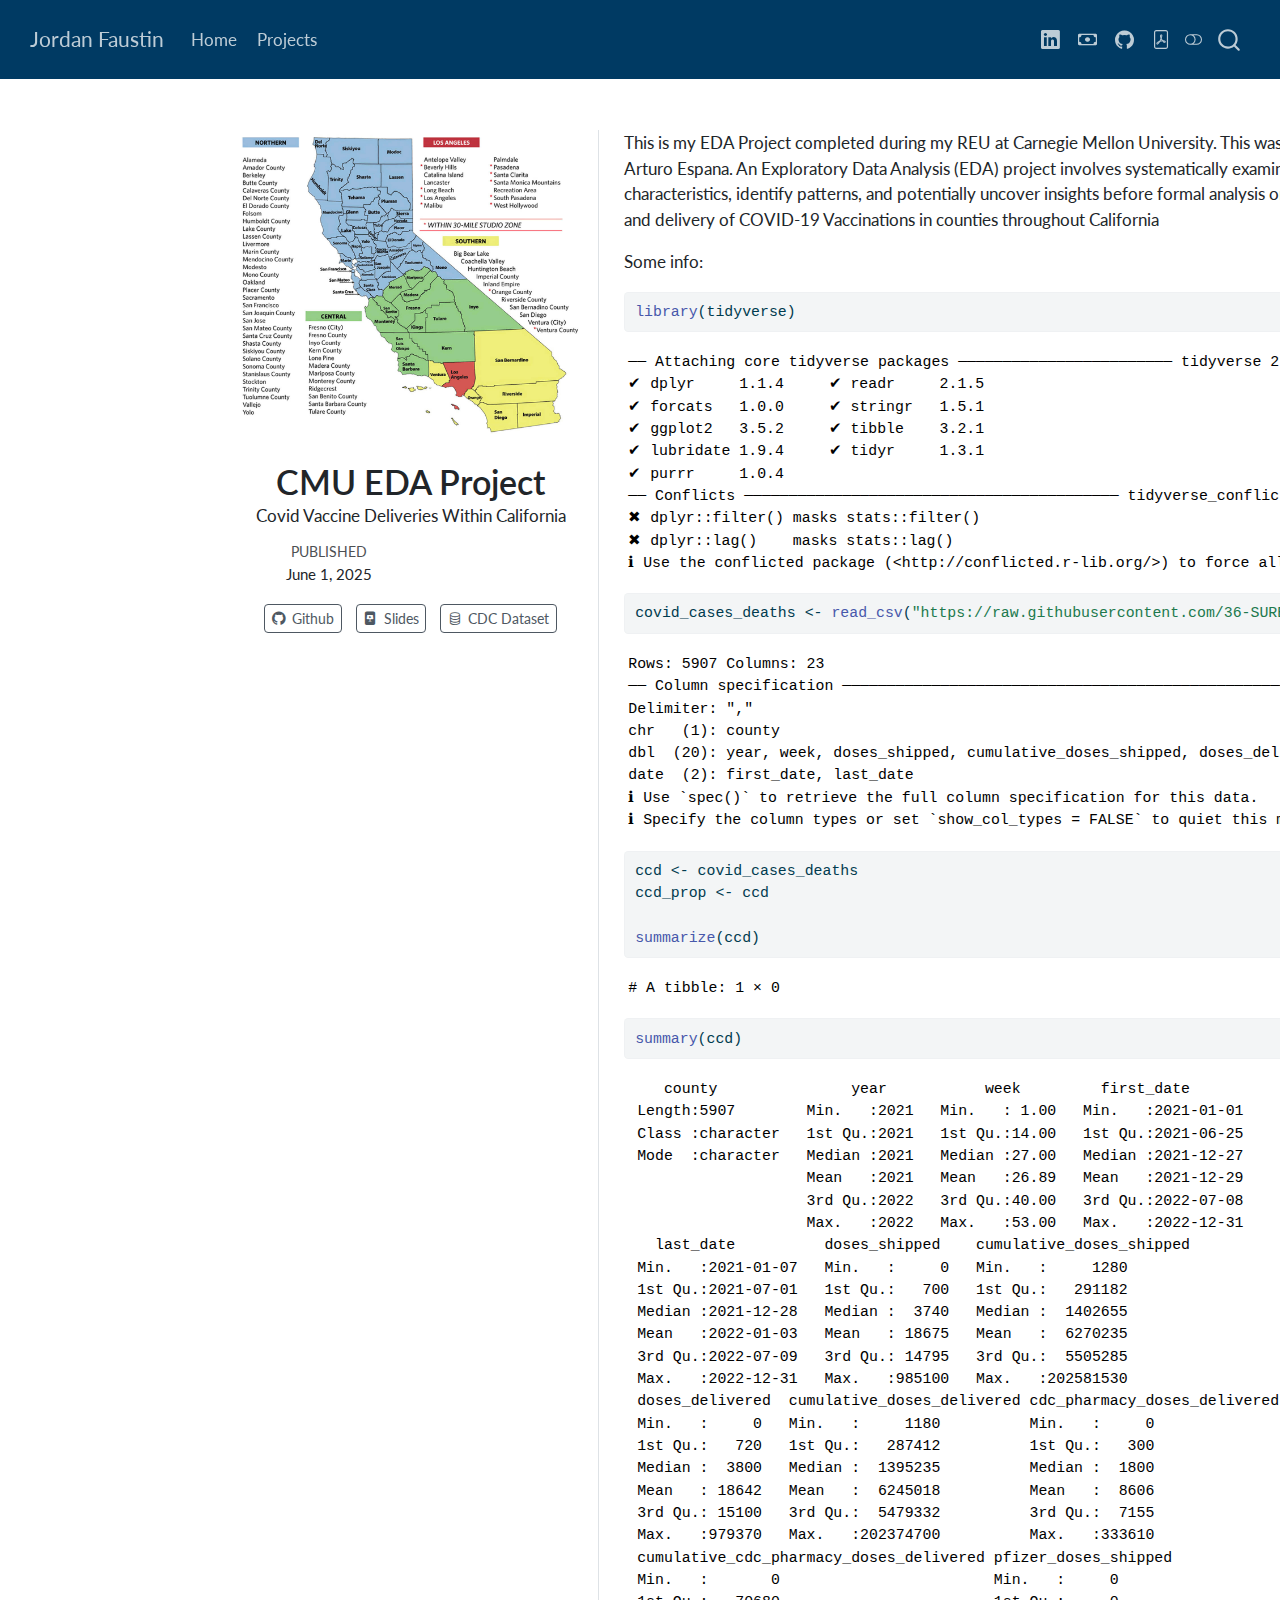
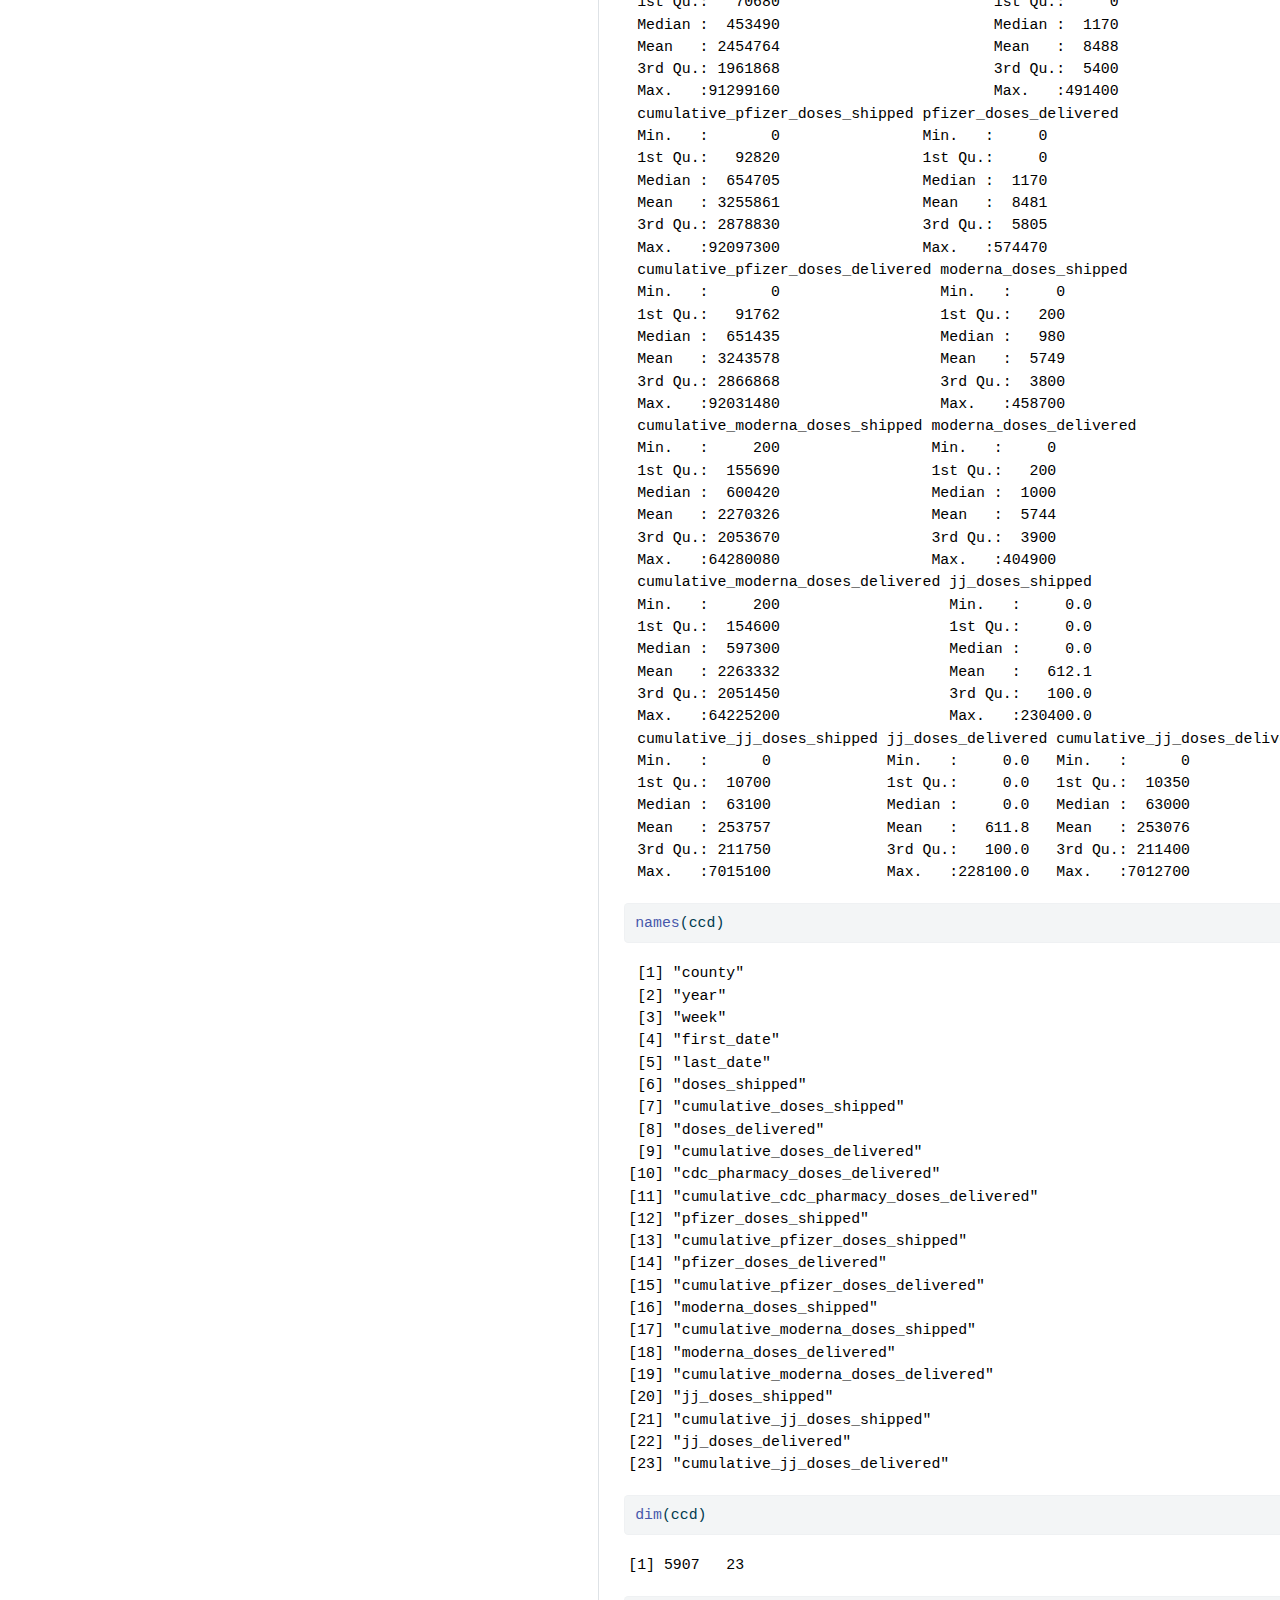
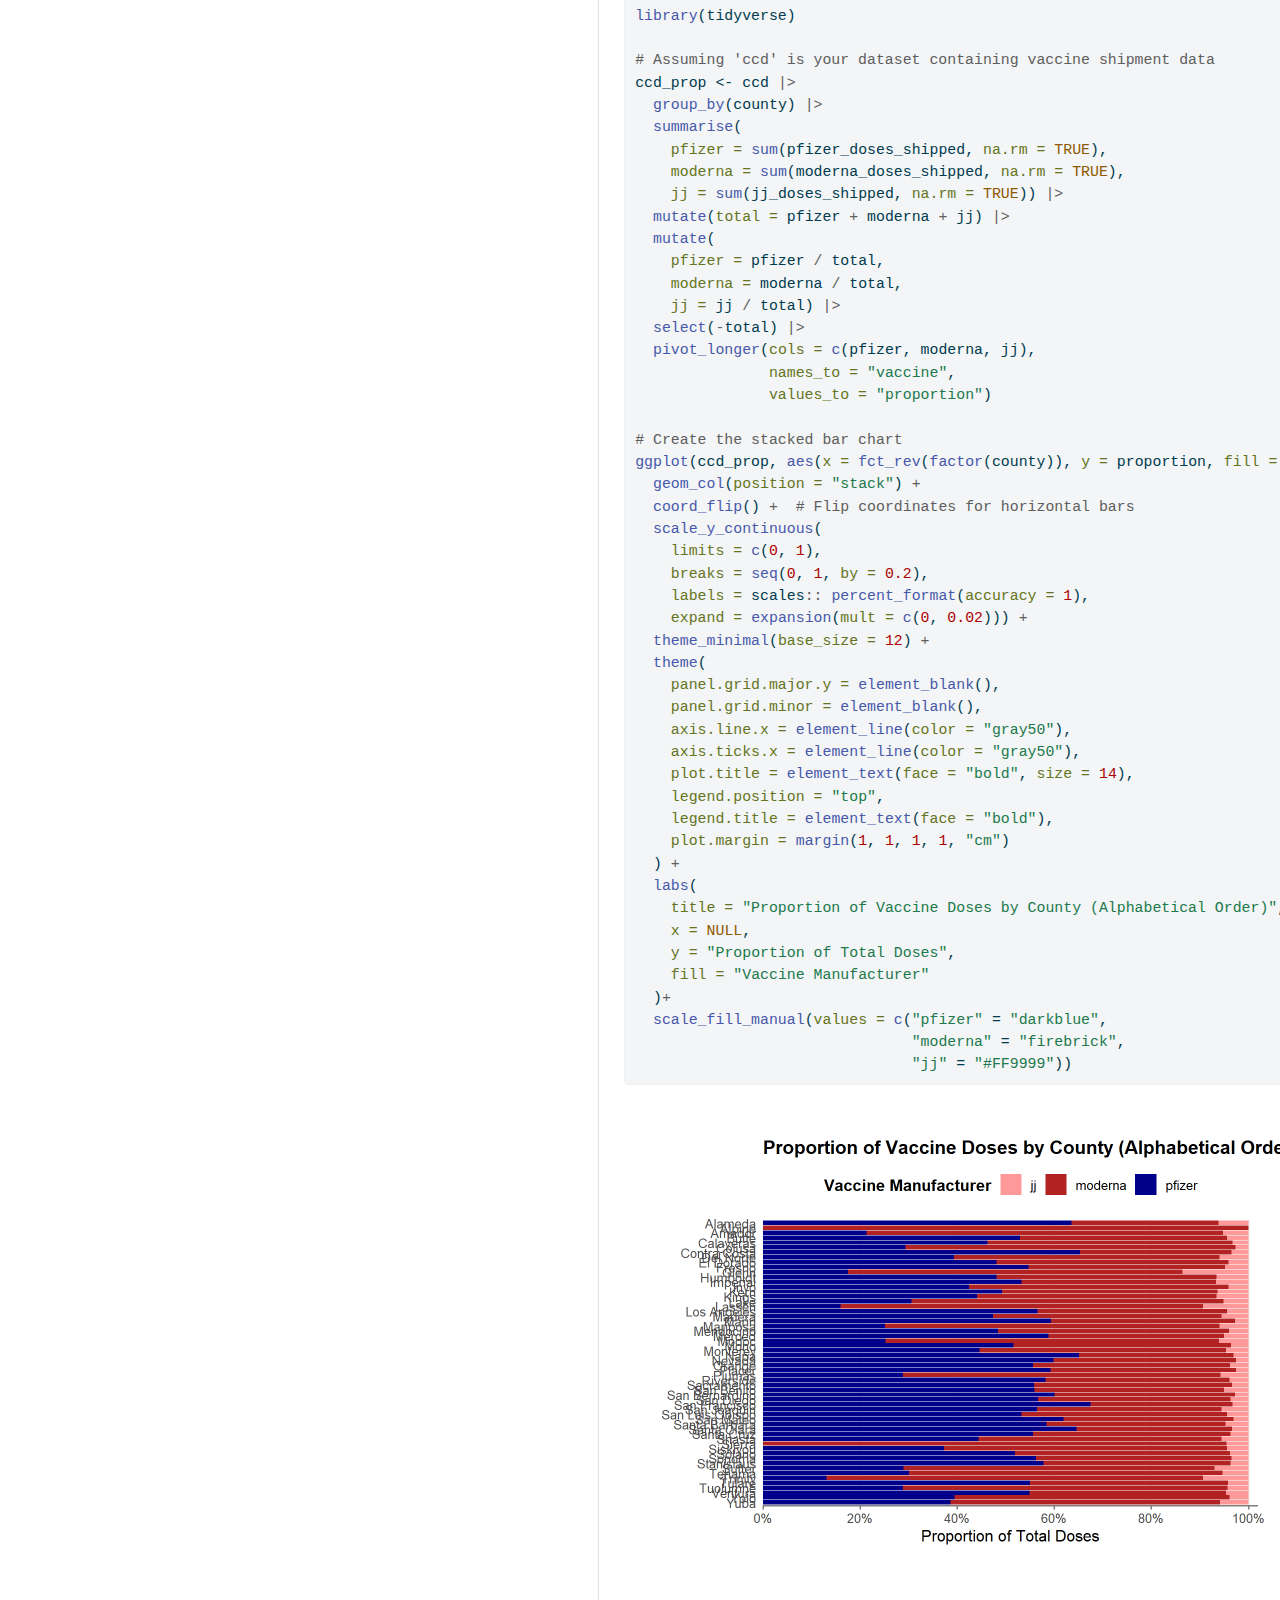
<file: Projects/EDA/EDA.html>
<!DOCTYPE html>
<html xmlns="http://www.w3.org/1999/xhtml" lang="en" xml:lang="en"><head>

<meta charset="utf-8">
<meta name="generator" content="quarto-1.7.32">

<meta name="viewport" content="width=device-width, initial-scale=1.0, user-scalable=yes">

<meta name="dcterms.date" content="2025-06-01">
<meta name="description" content="Covid Vaccine Deliveries Within California">

<title>CMU EDA Project – Jordan Faustin</title>
<style>
code{white-space: pre-wrap;}
span.smallcaps{font-variant: small-caps;}
div.columns{display: flex; gap: min(4vw, 1.5em);}
div.column{flex: auto; overflow-x: auto;}
div.hanging-indent{margin-left: 1.5em; text-indent: -1.5em;}
ul.task-list{list-style: none;}
ul.task-list li input[type="checkbox"] {
  width: 0.8em;
  margin: 0 0.8em 0.2em -1em; /* quarto-specific, see https://github.com/quarto-dev/quarto-cli/issues/4556 */ 
  vertical-align: middle;
}
/* CSS for syntax highlighting */
html { -webkit-text-size-adjust: 100%; }
pre > code.sourceCode { white-space: pre; position: relative; }
pre > code.sourceCode > span { display: inline-block; line-height: 1.25; }
pre > code.sourceCode > span:empty { height: 1.2em; }
.sourceCode { overflow: visible; }
code.sourceCode > span { color: inherit; text-decoration: inherit; }
div.sourceCode { margin: 1em 0; }
pre.sourceCode { margin: 0; }
@media screen {
div.sourceCode { overflow: auto; }
}
@media print {
pre > code.sourceCode { white-space: pre-wrap; }
pre > code.sourceCode > span { text-indent: -5em; padding-left: 5em; }
}
pre.numberSource code
  { counter-reset: source-line 0; }
pre.numberSource code > span
  { position: relative; left: -4em; counter-increment: source-line; }
pre.numberSource code > span > a:first-child::before
  { content: counter(source-line);
    position: relative; left: -1em; text-align: right; vertical-align: baseline;
    border: none; display: inline-block;
    -webkit-touch-callout: none; -webkit-user-select: none;
    -khtml-user-select: none; -moz-user-select: none;
    -ms-user-select: none; user-select: none;
    padding: 0 4px; width: 4em;
  }
pre.numberSource { margin-left: 3em;  padding-left: 4px; }
div.sourceCode
  {   }
@media screen {
pre > code.sourceCode > span > a:first-child::before { text-decoration: underline; }
}
</style>


<script src="../../site_libs/quarto-nav/quarto-nav.js"></script>
<script src="../../site_libs/quarto-nav/headroom.min.js"></script>
<script src="../../site_libs/clipboard/clipboard.min.js"></script>
<script src="../../site_libs/quarto-search/autocomplete.umd.js"></script>
<script src="../../site_libs/quarto-search/fuse.min.js"></script>
<script src="../../site_libs/quarto-search/quarto-search.js"></script>
<meta name="quarto:offset" content="../../">
<script src="../../site_libs/quarto-html/quarto.js" type="module"></script>
<script src="../../site_libs/quarto-html/tabsets/tabsets.js" type="module"></script>
<script src="../../site_libs/quarto-html/popper.min.js"></script>
<script src="../../site_libs/quarto-html/tippy.umd.min.js"></script>
<link href="../../site_libs/quarto-html/tippy.css" rel="stylesheet">
<link href="../../site_libs/quarto-html/quarto-syntax-highlighting-37eea08aefeeee20ff55810ff984fec1.css" rel="stylesheet" class="quarto-color-scheme" id="quarto-text-highlighting-styles">
<link href="../../site_libs/quarto-html/quarto-syntax-highlighting-dark-2fef5ea3f8957b3e4ecc936fc74692ca.css" rel="stylesheet" class="quarto-color-scheme quarto-color-alternate" id="quarto-text-highlighting-styles">
<link href="../../site_libs/quarto-html/quarto-syntax-highlighting-37eea08aefeeee20ff55810ff984fec1.css" rel="stylesheet" class="quarto-color-scheme-extra" id="quarto-text-highlighting-styles">
<script src="../../site_libs/bootstrap/bootstrap.min.js"></script>
<link href="../../site_libs/bootstrap/bootstrap-icons.css" rel="stylesheet">
<link href="../../site_libs/bootstrap/bootstrap-6851a4d4c091c0dec5e3be3772b2f50c.min.css" rel="stylesheet" append-hash="true" class="quarto-color-scheme" id="quarto-bootstrap" data-mode="light">
<link href="../../site_libs/bootstrap/bootstrap-dark-c4d98c09982b789f1cac27a23e6fa3ee.min.css" rel="stylesheet" append-hash="true" class="quarto-color-scheme quarto-color-alternate" id="quarto-bootstrap" data-mode="dark">
<link href="../../site_libs/bootstrap/bootstrap-6851a4d4c091c0dec5e3be3772b2f50c.min.css" rel="stylesheet" append-hash="true" class="quarto-color-scheme-extra" id="quarto-bootstrap" data-mode="light">
<script id="quarto-search-options" type="application/json">{
  "location": "navbar",
  "copy-button": false,
  "collapse-after": 3,
  "panel-placement": "end",
  "type": "overlay",
  "limit": 50,
  "keyboard-shortcut": [
    "f",
    "/",
    "s"
  ],
  "show-item-context": false,
  "language": {
    "search-no-results-text": "No results",
    "search-matching-documents-text": "matching documents",
    "search-copy-link-title": "Copy link to search",
    "search-hide-matches-text": "Hide additional matches",
    "search-more-match-text": "more match in this document",
    "search-more-matches-text": "more matches in this document",
    "search-clear-button-title": "Clear",
    "search-text-placeholder": "",
    "search-detached-cancel-button-title": "Cancel",
    "search-submit-button-title": "Submit",
    "search-label": "Search"
  }
}</script>


<link rel="stylesheet" href="../../styles.css">
</head>

<body class="nav-fixed fullcontent quarto-light"><script id="quarto-html-before-body" type="application/javascript">
    const toggleBodyColorMode = (bsSheetEl) => {
      const mode = bsSheetEl.getAttribute("data-mode");
      const bodyEl = window.document.querySelector("body");
      if (mode === "dark") {
        bodyEl.classList.add("quarto-dark");
        bodyEl.classList.remove("quarto-light");
      } else {
        bodyEl.classList.add("quarto-light");
        bodyEl.classList.remove("quarto-dark");
      }
    }
    const toggleBodyColorPrimary = () => {
      const bsSheetEl = window.document.querySelector("link#quarto-bootstrap:not([rel=disabled-stylesheet])");
      if (bsSheetEl) {
        toggleBodyColorMode(bsSheetEl);
      }
    }
    const setColorSchemeToggle = (alternate) => {
      const toggles = window.document.querySelectorAll('.quarto-color-scheme-toggle');
      for (let i=0; i < toggles.length; i++) {
        const toggle = toggles[i];
        if (toggle) {
          if (alternate) {
            toggle.classList.add("alternate");
          } else {
            toggle.classList.remove("alternate");
          }
        }
      }
    };
    const toggleColorMode = (alternate) => {
      // Switch the stylesheets
      const primaryStylesheets = window.document.querySelectorAll('link.quarto-color-scheme:not(.quarto-color-alternate)');
      const alternateStylesheets = window.document.querySelectorAll('link.quarto-color-scheme.quarto-color-alternate');
      manageTransitions('#quarto-margin-sidebar .nav-link', false);
      if (alternate) {
        // note: dark is layered on light, we don't disable primary!
        enableStylesheet(alternateStylesheets);
        for (const sheetNode of alternateStylesheets) {
          if (sheetNode.id === "quarto-bootstrap") {
            toggleBodyColorMode(sheetNode);
          }
        }
      } else {
        disableStylesheet(alternateStylesheets);
        enableStylesheet(primaryStylesheets)
        toggleBodyColorPrimary();
      }
      manageTransitions('#quarto-margin-sidebar .nav-link', true);
      // Switch the toggles
      setColorSchemeToggle(alternate)
      // Hack to workaround the fact that safari doesn't
      // properly recolor the scrollbar when toggling (#1455)
      if (navigator.userAgent.indexOf('Safari') > 0 && navigator.userAgent.indexOf('Chrome') == -1) {
        manageTransitions("body", false);
        window.scrollTo(0, 1);
        setTimeout(() => {
          window.scrollTo(0, 0);
          manageTransitions("body", true);
        }, 40);
      }
    }
    const disableStylesheet = (stylesheets) => {
      for (let i=0; i < stylesheets.length; i++) {
        const stylesheet = stylesheets[i];
        stylesheet.rel = 'disabled-stylesheet';
      }
    }
    const enableStylesheet = (stylesheets) => {
      for (let i=0; i < stylesheets.length; i++) {
        const stylesheet = stylesheets[i];
        if(stylesheet.rel !== 'stylesheet') { // for Chrome, which will still FOUC without this check
          stylesheet.rel = 'stylesheet';
        }
      }
    }
    const manageTransitions = (selector, allowTransitions) => {
      const els = window.document.querySelectorAll(selector);
      for (let i=0; i < els.length; i++) {
        const el = els[i];
        if (allowTransitions) {
          el.classList.remove('notransition');
        } else {
          el.classList.add('notransition');
        }
      }
    }
    const isFileUrl = () => {
      return window.location.protocol === 'file:';
    }
    const hasAlternateSentinel = () => {
      let styleSentinel = getColorSchemeSentinel();
      if (styleSentinel !== null) {
        return styleSentinel === "alternate";
      } else {
        return false;
      }
    }
    const setStyleSentinel = (alternate) => {
      const value = alternate ? "alternate" : "default";
      if (!isFileUrl()) {
        window.localStorage.setItem("quarto-color-scheme", value);
      } else {
        localAlternateSentinel = value;
      }
    }
    const getColorSchemeSentinel = () => {
      if (!isFileUrl()) {
        const storageValue = window.localStorage.getItem("quarto-color-scheme");
        return storageValue != null ? storageValue : localAlternateSentinel;
      } else {
        return localAlternateSentinel;
      }
    }
    const toggleGiscusIfUsed = (isAlternate, darkModeDefault) => {
      const baseTheme = document.querySelector('#giscus-base-theme')?.value ?? 'light';
      const alternateTheme = document.querySelector('#giscus-alt-theme')?.value ?? 'dark';
      let newTheme = '';
      if(authorPrefersDark) {
        newTheme = isAlternate ? baseTheme : alternateTheme;
      } else {
        newTheme = isAlternate ? alternateTheme : baseTheme;
      }
      const changeGiscusTheme = () => {
        // From: https://github.com/giscus/giscus/issues/336
        const sendMessage = (message) => {
          const iframe = document.querySelector('iframe.giscus-frame');
          if (!iframe) return;
          iframe.contentWindow.postMessage({ giscus: message }, 'https://giscus.app');
        }
        sendMessage({
          setConfig: {
            theme: newTheme
          }
        });
      }
      const isGiscussLoaded = window.document.querySelector('iframe.giscus-frame') !== null;
      if (isGiscussLoaded) {
        changeGiscusTheme();
      }
    };
    const authorPrefersDark = false;
    const darkModeDefault = authorPrefersDark;
      document.querySelector('link#quarto-text-highlighting-styles.quarto-color-scheme-extra').rel = 'disabled-stylesheet';
      document.querySelector('link#quarto-bootstrap.quarto-color-scheme-extra').rel = 'disabled-stylesheet';
    let localAlternateSentinel = darkModeDefault ? 'alternate' : 'default';
    // Dark / light mode switch
    window.quartoToggleColorScheme = () => {
      // Read the current dark / light value
      let toAlternate = !hasAlternateSentinel();
      toggleColorMode(toAlternate);
      setStyleSentinel(toAlternate);
      toggleGiscusIfUsed(toAlternate, darkModeDefault);
      window.dispatchEvent(new Event('resize'));
    };
    // Switch to dark mode if need be
    if (hasAlternateSentinel()) {
      toggleColorMode(true);
    } else {
      toggleColorMode(false);
    }
  </script>

<div id="quarto-search-results"></div>
  <header id="quarto-header" class="headroom fixed-top">
    <nav class="navbar navbar-expand-lg " data-bs-theme="dark">
      <div class="navbar-container container-fluid">
      <div class="navbar-brand-container mx-auto">
    <a class="navbar-brand" href="../../index.html">
    <span class="navbar-title">Jordan Faustin</span>
    </a>
  </div>
            <div id="quarto-search" class="" title="Search"></div>
          <button class="navbar-toggler" type="button" data-bs-toggle="collapse" data-bs-target="#navbarCollapse" aria-controls="navbarCollapse" role="menu" aria-expanded="false" aria-label="Toggle navigation" onclick="if (window.quartoToggleHeadroom) { window.quartoToggleHeadroom(); }">
  <span class="navbar-toggler-icon"></span>
</button>
          <div class="collapse navbar-collapse" id="navbarCollapse">
            <ul class="navbar-nav navbar-nav-scroll me-auto">
  <li class="nav-item">
    <a class="nav-link" href="../../index.html"> 
<span class="menu-text">Home</span></a>
  </li>  
  <li class="nav-item">
    <a class="nav-link" href="../../projects.html"> 
<span class="menu-text">Projects</span></a>
  </li>  
</ul>
            <ul class="navbar-nav navbar-nav-scroll ms-auto">
  <li class="nav-item compact">
    <a class="nav-link" href="https://www.linkedin.com/in/jordan-faustin/" target="blank"> <i class="bi bi-linkedin" role="img">
</i> 
<span class="menu-text"></span></a>
  </li>  
  <li class="nav-item compact">
    <a class="nav-link" href="https://venmo.com/" target="blank"> <i class="bi bi-cash" role="img">
</i> 
<span class="menu-text"></span></a>
  </li>  
  <li class="nav-item compact">
    <a class="nav-link" href="https://github.com/" target="blank"> <i class="bi bi-github" role="img">
</i> 
<span class="menu-text"></span></a>
  </li>  
  <li class="nav-item compact">
    <a class="nav-link" href="../../assets/Resume.pdf" target="blank"> <i class="bi bi-file-pdf" role="img">
</i> 
<span class="menu-text"></span></a>
  </li>  
</ul>
          </div> <!-- /navcollapse -->
            <div class="quarto-navbar-tools">
  <a href="" class="quarto-color-scheme-toggle quarto-navigation-tool  px-1" onclick="window.quartoToggleColorScheme(); return false;" title="Toggle dark mode"><i class="bi"></i></a>
</div>
      </div> <!-- /container-fluid -->
    </nav>
</header>
<!-- content -->
<div id="quarto-content" class="quarto-container page-columns page-rows-contents page-layout-article page-navbar">
<!-- sidebar -->
<!-- margin-sidebar -->
    
<!-- main -->
<div class="quarto-about-trestles">
  <div class="about-entity">
    <img src="cover.jpg" class="about-image
  rounded " style="width: 20em;">
<header id="title-block-header" class="quarto-title-block default">
<div class="quarto-title">
<h1 class="title">CMU EDA Project</h1>
</div>
<div>
  <div class="description">
    Covid Vaccine Deliveries Within California
  </div>
</div>
<div class="quarto-title-meta">
    <div>
    <div class="quarto-title-meta-heading">Published</div>
    <div class="quarto-title-meta-contents">
      <p class="date">June 1, 2025</p>
    </div>
  </div>
  </div>
</header>
    <div class="about-links">
  <a href="https://github.com/liv426kim/EDA_COVID_Vax.git" class="about-link" rel="" target="">
    <i class="bi bi-github"></i>
     <span class="about-link-text">Github</span>
  </a>
  <a href="https://docs.google.com/presentation/d/1cF7XaAD7wFIbbZJCLsyBthlg6e0TBr9GTeJ66G95Ny0/edit?usp=sharing" class="about-link" rel="" target="">
    <i class="bi bi-file-slides-fill"></i>
     <span class="about-link-text">Slides</span>
  </a>
  <a href="https://raw.githubusercontent.com/36-SURE/2025/main/data/covid_california.csv" class="about-link" rel="" target="">
    <i class="bi bi-database"></i>
     <span class="about-link-text">CDC Dataset</span>
  </a>
</div>
  </div>
  <div class="about-contents"><main class="content" id="quarto-document-content">

<p>This is my EDA Project completed during my REU at Carnegie Mellon University. This was collaboration project with Olivia Kim and Arturo Espana. An Exploratory Data Analysis (EDA) project involves systematically examining a dataset to understand its main characteristics, identify patterns, and potentially uncover insights before formal analysis or modeling. We built an analysis on the shipment and delivery of COVID-19 Vaccinations in counties throughout California</p>
<p>Some info:</p>
<div class="cell">
<div class="sourceCode cell-code" id="cb1"><pre class="sourceCode r code-with-copy"><code class="sourceCode r"><span id="cb1-1"><a href="#cb1-1" aria-hidden="true" tabindex="-1"></a><span class="fu">library</span>(tidyverse)</span></code><button title="Copy to Clipboard" class="code-copy-button"><i class="bi"></i></button></pre></div>
<div class="cell-output cell-output-stderr">
<pre><code>── Attaching core tidyverse packages ──────────────────────── tidyverse 2.0.0 ──
✔ dplyr     1.1.4     ✔ readr     2.1.5
✔ forcats   1.0.0     ✔ stringr   1.5.1
✔ ggplot2   3.5.2     ✔ tibble    3.2.1
✔ lubridate 1.9.4     ✔ tidyr     1.3.1
✔ purrr     1.0.4     
── Conflicts ────────────────────────────────────────── tidyverse_conflicts() ──
✖ dplyr::filter() masks stats::filter()
✖ dplyr::lag()    masks stats::lag()
ℹ Use the conflicted package (&lt;http://conflicted.r-lib.org/&gt;) to force all conflicts to become errors</code></pre>
</div>
<div class="sourceCode cell-code" id="cb3"><pre class="sourceCode r code-with-copy"><code class="sourceCode r"><span id="cb3-1"><a href="#cb3-1" aria-hidden="true" tabindex="-1"></a>covid_cases_deaths <span class="ot">&lt;-</span> <span class="fu">read_csv</span>(<span class="st">"https://raw.githubusercontent.com/36-SURE/2025/main/data/covid_california.csv"</span>)</span></code><button title="Copy to Clipboard" class="code-copy-button"><i class="bi"></i></button></pre></div>
<div class="cell-output cell-output-stderr">
<pre><code>Rows: 5907 Columns: 23
── Column specification ────────────────────────────────────────────────────────
Delimiter: ","
chr   (1): county
dbl  (20): year, week, doses_shipped, cumulative_doses_shipped, doses_delive...
date  (2): first_date, last_date
ℹ Use `spec()` to retrieve the full column specification for this data.
ℹ Specify the column types or set `show_col_types = FALSE` to quiet this message.</code></pre>
</div>
<div class="sourceCode cell-code" id="cb5"><pre class="sourceCode r code-with-copy"><code class="sourceCode r"><span id="cb5-1"><a href="#cb5-1" aria-hidden="true" tabindex="-1"></a>ccd <span class="ot">&lt;-</span> covid_cases_deaths</span>
<span id="cb5-2"><a href="#cb5-2" aria-hidden="true" tabindex="-1"></a>ccd_prop <span class="ot">&lt;-</span> ccd</span>
<span id="cb5-3"><a href="#cb5-3" aria-hidden="true" tabindex="-1"></a></span>
<span id="cb5-4"><a href="#cb5-4" aria-hidden="true" tabindex="-1"></a><span class="fu">summarize</span>(ccd)</span></code><button title="Copy to Clipboard" class="code-copy-button"><i class="bi"></i></button></pre></div>
<div class="cell-output cell-output-stdout">
<pre><code># A tibble: 1 × 0</code></pre>
</div>
<div class="sourceCode cell-code" id="cb7"><pre class="sourceCode r code-with-copy"><code class="sourceCode r"><span id="cb7-1"><a href="#cb7-1" aria-hidden="true" tabindex="-1"></a><span class="fu">summary</span>(ccd)</span></code><button title="Copy to Clipboard" class="code-copy-button"><i class="bi"></i></button></pre></div>
<div class="cell-output cell-output-stdout">
<pre><code>    county               year           week         first_date        
 Length:5907        Min.   :2021   Min.   : 1.00   Min.   :2021-01-01  
 Class :character   1st Qu.:2021   1st Qu.:14.00   1st Qu.:2021-06-25  
 Mode  :character   Median :2021   Median :27.00   Median :2021-12-27  
                    Mean   :2021   Mean   :26.89   Mean   :2021-12-29  
                    3rd Qu.:2022   3rd Qu.:40.00   3rd Qu.:2022-07-08  
                    Max.   :2022   Max.   :53.00   Max.   :2022-12-31  
   last_date          doses_shipped    cumulative_doses_shipped
 Min.   :2021-01-07   Min.   :     0   Min.   :     1280       
 1st Qu.:2021-07-01   1st Qu.:   700   1st Qu.:   291182       
 Median :2021-12-28   Median :  3740   Median :  1402655       
 Mean   :2022-01-03   Mean   : 18675   Mean   :  6270235       
 3rd Qu.:2022-07-09   3rd Qu.: 14795   3rd Qu.:  5505285       
 Max.   :2022-12-31   Max.   :985100   Max.   :202581530       
 doses_delivered  cumulative_doses_delivered cdc_pharmacy_doses_delivered
 Min.   :     0   Min.   :     1180          Min.   :     0              
 1st Qu.:   720   1st Qu.:   287412          1st Qu.:   300              
 Median :  3800   Median :  1395235          Median :  1800              
 Mean   : 18642   Mean   :  6245018          Mean   :  8606              
 3rd Qu.: 15100   3rd Qu.:  5479332          3rd Qu.:  7155              
 Max.   :979370   Max.   :202374700          Max.   :333610              
 cumulative_cdc_pharmacy_doses_delivered pfizer_doses_shipped
 Min.   :       0                        Min.   :     0      
 1st Qu.:   70680                        1st Qu.:     0      
 Median :  453490                        Median :  1170      
 Mean   : 2454764                        Mean   :  8488      
 3rd Qu.: 1961868                        3rd Qu.:  5400      
 Max.   :91299160                        Max.   :491400      
 cumulative_pfizer_doses_shipped pfizer_doses_delivered
 Min.   :       0                Min.   :     0        
 1st Qu.:   92820                1st Qu.:     0        
 Median :  654705                Median :  1170        
 Mean   : 3255861                Mean   :  8481        
 3rd Qu.: 2878830                3rd Qu.:  5805        
 Max.   :92097300                Max.   :574470        
 cumulative_pfizer_doses_delivered moderna_doses_shipped
 Min.   :       0                  Min.   :     0       
 1st Qu.:   91762                  1st Qu.:   200       
 Median :  651435                  Median :   980       
 Mean   : 3243578                  Mean   :  5749       
 3rd Qu.: 2866868                  3rd Qu.:  3800       
 Max.   :92031480                  Max.   :458700       
 cumulative_moderna_doses_shipped moderna_doses_delivered
 Min.   :     200                 Min.   :     0         
 1st Qu.:  155690                 1st Qu.:   200         
 Median :  600420                 Median :  1000         
 Mean   : 2270326                 Mean   :  5744         
 3rd Qu.: 2053670                 3rd Qu.:  3900         
 Max.   :64280080                 Max.   :404900         
 cumulative_moderna_doses_delivered jj_doses_shipped  
 Min.   :     200                   Min.   :     0.0  
 1st Qu.:  154600                   1st Qu.:     0.0  
 Median :  597300                   Median :     0.0  
 Mean   : 2263332                   Mean   :   612.1  
 3rd Qu.: 2051450                   3rd Qu.:   100.0  
 Max.   :64225200                   Max.   :230400.0  
 cumulative_jj_doses_shipped jj_doses_delivered cumulative_jj_doses_delivered
 Min.   :      0             Min.   :     0.0   Min.   :      0              
 1st Qu.:  10700             1st Qu.:     0.0   1st Qu.:  10350              
 Median :  63100             Median :     0.0   Median :  63000              
 Mean   : 253757             Mean   :   611.8   Mean   : 253076              
 3rd Qu.: 211750             3rd Qu.:   100.0   3rd Qu.: 211400              
 Max.   :7015100             Max.   :228100.0   Max.   :7012700              </code></pre>
</div>
<div class="sourceCode cell-code" id="cb9"><pre class="sourceCode r code-with-copy"><code class="sourceCode r"><span id="cb9-1"><a href="#cb9-1" aria-hidden="true" tabindex="-1"></a><span class="fu">names</span>(ccd)</span></code><button title="Copy to Clipboard" class="code-copy-button"><i class="bi"></i></button></pre></div>
<div class="cell-output cell-output-stdout">
<pre><code> [1] "county"                                 
 [2] "year"                                   
 [3] "week"                                   
 [4] "first_date"                             
 [5] "last_date"                              
 [6] "doses_shipped"                          
 [7] "cumulative_doses_shipped"               
 [8] "doses_delivered"                        
 [9] "cumulative_doses_delivered"             
[10] "cdc_pharmacy_doses_delivered"           
[11] "cumulative_cdc_pharmacy_doses_delivered"
[12] "pfizer_doses_shipped"                   
[13] "cumulative_pfizer_doses_shipped"        
[14] "pfizer_doses_delivered"                 
[15] "cumulative_pfizer_doses_delivered"      
[16] "moderna_doses_shipped"                  
[17] "cumulative_moderna_doses_shipped"       
[18] "moderna_doses_delivered"                
[19] "cumulative_moderna_doses_delivered"     
[20] "jj_doses_shipped"                       
[21] "cumulative_jj_doses_shipped"            
[22] "jj_doses_delivered"                     
[23] "cumulative_jj_doses_delivered"          </code></pre>
</div>
<div class="sourceCode cell-code" id="cb11"><pre class="sourceCode r code-with-copy"><code class="sourceCode r"><span id="cb11-1"><a href="#cb11-1" aria-hidden="true" tabindex="-1"></a><span class="fu">dim</span>(ccd)</span></code><button title="Copy to Clipboard" class="code-copy-button"><i class="bi"></i></button></pre></div>
<div class="cell-output cell-output-stdout">
<pre><code>[1] 5907   23</code></pre>
</div>
<div class="sourceCode cell-code" id="cb13"><pre class="sourceCode r code-with-copy"><code class="sourceCode r"><span id="cb13-1"><a href="#cb13-1" aria-hidden="true" tabindex="-1"></a><span class="fu">library</span>(tidyverse)</span>
<span id="cb13-2"><a href="#cb13-2" aria-hidden="true" tabindex="-1"></a></span>
<span id="cb13-3"><a href="#cb13-3" aria-hidden="true" tabindex="-1"></a><span class="co"># Assuming 'ccd' is your dataset containing vaccine shipment data</span></span>
<span id="cb13-4"><a href="#cb13-4" aria-hidden="true" tabindex="-1"></a>ccd_prop <span class="ot">&lt;-</span> ccd <span class="sc">|&gt;</span></span>
<span id="cb13-5"><a href="#cb13-5" aria-hidden="true" tabindex="-1"></a>  <span class="fu">group_by</span>(county) <span class="sc">|&gt;</span></span>
<span id="cb13-6"><a href="#cb13-6" aria-hidden="true" tabindex="-1"></a>  <span class="fu">summarise</span>(</span>
<span id="cb13-7"><a href="#cb13-7" aria-hidden="true" tabindex="-1"></a>    <span class="at">pfizer =</span> <span class="fu">sum</span>(pfizer_doses_shipped, <span class="at">na.rm =</span> <span class="cn">TRUE</span>),</span>
<span id="cb13-8"><a href="#cb13-8" aria-hidden="true" tabindex="-1"></a>    <span class="at">moderna =</span> <span class="fu">sum</span>(moderna_doses_shipped, <span class="at">na.rm =</span> <span class="cn">TRUE</span>),</span>
<span id="cb13-9"><a href="#cb13-9" aria-hidden="true" tabindex="-1"></a>    <span class="at">jj =</span> <span class="fu">sum</span>(jj_doses_shipped, <span class="at">na.rm =</span> <span class="cn">TRUE</span>)) <span class="sc">|&gt;</span></span>
<span id="cb13-10"><a href="#cb13-10" aria-hidden="true" tabindex="-1"></a>  <span class="fu">mutate</span>(<span class="at">total =</span> pfizer <span class="sc">+</span> moderna <span class="sc">+</span> jj) <span class="sc">|&gt;</span></span>
<span id="cb13-11"><a href="#cb13-11" aria-hidden="true" tabindex="-1"></a>  <span class="fu">mutate</span>(</span>
<span id="cb13-12"><a href="#cb13-12" aria-hidden="true" tabindex="-1"></a>    <span class="at">pfizer =</span> pfizer <span class="sc">/</span> total,</span>
<span id="cb13-13"><a href="#cb13-13" aria-hidden="true" tabindex="-1"></a>    <span class="at">moderna =</span> moderna <span class="sc">/</span> total,</span>
<span id="cb13-14"><a href="#cb13-14" aria-hidden="true" tabindex="-1"></a>    <span class="at">jj =</span> jj <span class="sc">/</span> total) <span class="sc">|&gt;</span></span>
<span id="cb13-15"><a href="#cb13-15" aria-hidden="true" tabindex="-1"></a>  <span class="fu">select</span>(<span class="sc">-</span>total) <span class="sc">|&gt;</span></span>
<span id="cb13-16"><a href="#cb13-16" aria-hidden="true" tabindex="-1"></a>  <span class="fu">pivot_longer</span>(<span class="at">cols =</span> <span class="fu">c</span>(pfizer, moderna, jj),</span>
<span id="cb13-17"><a href="#cb13-17" aria-hidden="true" tabindex="-1"></a>               <span class="at">names_to =</span> <span class="st">"vaccine"</span>,</span>
<span id="cb13-18"><a href="#cb13-18" aria-hidden="true" tabindex="-1"></a>               <span class="at">values_to =</span> <span class="st">"proportion"</span>)</span>
<span id="cb13-19"><a href="#cb13-19" aria-hidden="true" tabindex="-1"></a></span>
<span id="cb13-20"><a href="#cb13-20" aria-hidden="true" tabindex="-1"></a><span class="co"># Create the stacked bar chart</span></span>
<span id="cb13-21"><a href="#cb13-21" aria-hidden="true" tabindex="-1"></a><span class="fu">ggplot</span>(ccd_prop, <span class="fu">aes</span>(<span class="at">x =</span> <span class="fu">fct_rev</span>(<span class="fu">factor</span>(county)), <span class="at">y =</span> proportion, <span class="at">fill =</span> vaccine)) <span class="sc">+</span></span>
<span id="cb13-22"><a href="#cb13-22" aria-hidden="true" tabindex="-1"></a>  <span class="fu">geom_col</span>(<span class="at">position =</span> <span class="st">"stack"</span>) <span class="sc">+</span></span>
<span id="cb13-23"><a href="#cb13-23" aria-hidden="true" tabindex="-1"></a>  <span class="fu">coord_flip</span>() <span class="sc">+</span>  <span class="co"># Flip coordinates for horizontal bars</span></span>
<span id="cb13-24"><a href="#cb13-24" aria-hidden="true" tabindex="-1"></a>  <span class="fu">scale_y_continuous</span>(</span>
<span id="cb13-25"><a href="#cb13-25" aria-hidden="true" tabindex="-1"></a>    <span class="at">limits =</span> <span class="fu">c</span>(<span class="dv">0</span>, <span class="dv">1</span>),</span>
<span id="cb13-26"><a href="#cb13-26" aria-hidden="true" tabindex="-1"></a>    <span class="at">breaks =</span> <span class="fu">seq</span>(<span class="dv">0</span>, <span class="dv">1</span>, <span class="at">by =</span> <span class="fl">0.2</span>),</span>
<span id="cb13-27"><a href="#cb13-27" aria-hidden="true" tabindex="-1"></a>    <span class="at">labels =</span> scales<span class="sc">::</span> <span class="fu">percent_format</span>(<span class="at">accuracy =</span> <span class="dv">1</span>),</span>
<span id="cb13-28"><a href="#cb13-28" aria-hidden="true" tabindex="-1"></a>    <span class="at">expand =</span> <span class="fu">expansion</span>(<span class="at">mult =</span> <span class="fu">c</span>(<span class="dv">0</span>, <span class="fl">0.02</span>))) <span class="sc">+</span></span>
<span id="cb13-29"><a href="#cb13-29" aria-hidden="true" tabindex="-1"></a>  <span class="fu">theme_minimal</span>(<span class="at">base_size =</span> <span class="dv">12</span>) <span class="sc">+</span></span>
<span id="cb13-30"><a href="#cb13-30" aria-hidden="true" tabindex="-1"></a>  <span class="fu">theme</span>(</span>
<span id="cb13-31"><a href="#cb13-31" aria-hidden="true" tabindex="-1"></a>    <span class="at">panel.grid.major.y =</span> <span class="fu">element_blank</span>(),</span>
<span id="cb13-32"><a href="#cb13-32" aria-hidden="true" tabindex="-1"></a>    <span class="at">panel.grid.minor =</span> <span class="fu">element_blank</span>(),</span>
<span id="cb13-33"><a href="#cb13-33" aria-hidden="true" tabindex="-1"></a>    <span class="at">axis.line.x =</span> <span class="fu">element_line</span>(<span class="at">color =</span> <span class="st">"gray50"</span>),</span>
<span id="cb13-34"><a href="#cb13-34" aria-hidden="true" tabindex="-1"></a>    <span class="at">axis.ticks.x =</span> <span class="fu">element_line</span>(<span class="at">color =</span> <span class="st">"gray50"</span>),</span>
<span id="cb13-35"><a href="#cb13-35" aria-hidden="true" tabindex="-1"></a>    <span class="at">plot.title =</span> <span class="fu">element_text</span>(<span class="at">face =</span> <span class="st">"bold"</span>, <span class="at">size =</span> <span class="dv">14</span>),</span>
<span id="cb13-36"><a href="#cb13-36" aria-hidden="true" tabindex="-1"></a>    <span class="at">legend.position =</span> <span class="st">"top"</span>,</span>
<span id="cb13-37"><a href="#cb13-37" aria-hidden="true" tabindex="-1"></a>    <span class="at">legend.title =</span> <span class="fu">element_text</span>(<span class="at">face =</span> <span class="st">"bold"</span>),</span>
<span id="cb13-38"><a href="#cb13-38" aria-hidden="true" tabindex="-1"></a>    <span class="at">plot.margin =</span> <span class="fu">margin</span>(<span class="dv">1</span>, <span class="dv">1</span>, <span class="dv">1</span>, <span class="dv">1</span>, <span class="st">"cm"</span>)</span>
<span id="cb13-39"><a href="#cb13-39" aria-hidden="true" tabindex="-1"></a>  ) <span class="sc">+</span></span>
<span id="cb13-40"><a href="#cb13-40" aria-hidden="true" tabindex="-1"></a>  <span class="fu">labs</span>(</span>
<span id="cb13-41"><a href="#cb13-41" aria-hidden="true" tabindex="-1"></a>    <span class="at">title =</span> <span class="st">"Proportion of Vaccine Doses by County (Alphabetical Order)"</span>,</span>
<span id="cb13-42"><a href="#cb13-42" aria-hidden="true" tabindex="-1"></a>    <span class="at">x =</span> <span class="cn">NULL</span>,</span>
<span id="cb13-43"><a href="#cb13-43" aria-hidden="true" tabindex="-1"></a>    <span class="at">y =</span> <span class="st">"Proportion of Total Doses"</span>,</span>
<span id="cb13-44"><a href="#cb13-44" aria-hidden="true" tabindex="-1"></a>    <span class="at">fill =</span> <span class="st">"Vaccine Manufacturer"</span></span>
<span id="cb13-45"><a href="#cb13-45" aria-hidden="true" tabindex="-1"></a>  )<span class="sc">+</span></span>
<span id="cb13-46"><a href="#cb13-46" aria-hidden="true" tabindex="-1"></a>  <span class="fu">scale_fill_manual</span>(<span class="at">values =</span> <span class="fu">c</span>(<span class="st">"pfizer"</span> <span class="ot">=</span> <span class="st">"darkblue"</span>, </span>
<span id="cb13-47"><a href="#cb13-47" aria-hidden="true" tabindex="-1"></a>                               <span class="st">"moderna"</span> <span class="ot">=</span> <span class="st">"firebrick"</span>, </span>
<span id="cb13-48"><a href="#cb13-48" aria-hidden="true" tabindex="-1"></a>                               <span class="st">"jj"</span> <span class="ot">=</span> <span class="st">"#FF9999"</span>))</span></code><button title="Copy to Clipboard" class="code-copy-button"><i class="bi"></i></button></pre></div>
<div class="cell-output-display">
<div>
<figure class="figure">
<p><img src="EDA_files/figure-html/unnamed-chunk-1-1.png" class="img-fluid figure-img" width="672"></p>
</figure>
</div>
</div>
</div>
<p>```</p>


</main></div>
</div>
 <!-- /main -->
<script id="quarto-html-after-body" type="application/javascript">
  window.document.addEventListener("DOMContentLoaded", function (event) {
    // Ensure there is a toggle, if there isn't float one in the top right
    if (window.document.querySelector('.quarto-color-scheme-toggle') === null) {
      const a = window.document.createElement('a');
      a.classList.add('top-right');
      a.classList.add('quarto-color-scheme-toggle');
      a.href = "";
      a.onclick = function() { try { window.quartoToggleColorScheme(); } catch {} return false; };
      const i = window.document.createElement("i");
      i.classList.add('bi');
      a.appendChild(i);
      window.document.body.appendChild(a);
    }
    setColorSchemeToggle(hasAlternateSentinel())
    const isCodeAnnotation = (el) => {
      for (const clz of el.classList) {
        if (clz.startsWith('code-annotation-')) {                     
          return true;
        }
      }
      return false;
    }
    const onCopySuccess = function(e) {
      // button target
      const button = e.trigger;
      // don't keep focus
      button.blur();
      // flash "checked"
      button.classList.add('code-copy-button-checked');
      var currentTitle = button.getAttribute("title");
      button.setAttribute("title", "Copied!");
      let tooltip;
      if (window.bootstrap) {
        button.setAttribute("data-bs-toggle", "tooltip");
        button.setAttribute("data-bs-placement", "left");
        button.setAttribute("data-bs-title", "Copied!");
        tooltip = new bootstrap.Tooltip(button, 
          { trigger: "manual", 
            customClass: "code-copy-button-tooltip",
            offset: [0, -8]});
        tooltip.show();    
      }
      setTimeout(function() {
        if (tooltip) {
          tooltip.hide();
          button.removeAttribute("data-bs-title");
          button.removeAttribute("data-bs-toggle");
          button.removeAttribute("data-bs-placement");
        }
        button.setAttribute("title", currentTitle);
        button.classList.remove('code-copy-button-checked');
      }, 1000);
      // clear code selection
      e.clearSelection();
    }
    const getTextToCopy = function(trigger) {
        const codeEl = trigger.previousElementSibling.cloneNode(true);
        for (const childEl of codeEl.children) {
          if (isCodeAnnotation(childEl)) {
            childEl.remove();
          }
        }
        return codeEl.innerText;
    }
    const clipboard = new window.ClipboardJS('.code-copy-button:not([data-in-quarto-modal])', {
      text: getTextToCopy
    });
    clipboard.on('success', onCopySuccess);
    if (window.document.getElementById('quarto-embedded-source-code-modal')) {
      const clipboardModal = new window.ClipboardJS('.code-copy-button[data-in-quarto-modal]', {
        text: getTextToCopy,
        container: window.document.getElementById('quarto-embedded-source-code-modal')
      });
      clipboardModal.on('success', onCopySuccess);
    }
      var localhostRegex = new RegExp(/^(?:http|https):\/\/localhost\:?[0-9]*\//);
      var mailtoRegex = new RegExp(/^mailto:/);
        var filterRegex = new RegExp("https:\/\/Frostyfausty\.github\.io\/");
      var isInternal = (href) => {
          return filterRegex.test(href) || localhostRegex.test(href) || mailtoRegex.test(href);
      }
      // Inspect non-navigation links and adorn them if external
     var links = window.document.querySelectorAll('a[href]:not(.nav-link):not(.navbar-brand):not(.toc-action):not(.sidebar-link):not(.sidebar-item-toggle):not(.pagination-link):not(.no-external):not([aria-hidden]):not(.dropdown-item):not(.quarto-navigation-tool):not(.about-link)');
      for (var i=0; i<links.length; i++) {
        const link = links[i];
        if (!isInternal(link.href)) {
          // undo the damage that might have been done by quarto-nav.js in the case of
          // links that we want to consider external
          if (link.dataset.originalHref !== undefined) {
            link.href = link.dataset.originalHref;
          }
        }
      }
    function tippyHover(el, contentFn, onTriggerFn, onUntriggerFn) {
      const config = {
        allowHTML: true,
        maxWidth: 500,
        delay: 100,
        arrow: false,
        appendTo: function(el) {
            return el.parentElement;
        },
        interactive: true,
        interactiveBorder: 10,
        theme: 'quarto',
        placement: 'bottom-start',
      };
      if (contentFn) {
        config.content = contentFn;
      }
      if (onTriggerFn) {
        config.onTrigger = onTriggerFn;
      }
      if (onUntriggerFn) {
        config.onUntrigger = onUntriggerFn;
      }
      window.tippy(el, config); 
    }
    const noterefs = window.document.querySelectorAll('a[role="doc-noteref"]');
    for (var i=0; i<noterefs.length; i++) {
      const ref = noterefs[i];
      tippyHover(ref, function() {
        // use id or data attribute instead here
        let href = ref.getAttribute('data-footnote-href') || ref.getAttribute('href');
        try { href = new URL(href).hash; } catch {}
        const id = href.replace(/^#\/?/, "");
        const note = window.document.getElementById(id);
        if (note) {
          return note.innerHTML;
        } else {
          return "";
        }
      });
    }
    const xrefs = window.document.querySelectorAll('a.quarto-xref');
    const processXRef = (id, note) => {
      // Strip column container classes
      const stripColumnClz = (el) => {
        el.classList.remove("page-full", "page-columns");
        if (el.children) {
          for (const child of el.children) {
            stripColumnClz(child);
          }
        }
      }
      stripColumnClz(note)
      if (id === null || id.startsWith('sec-')) {
        // Special case sections, only their first couple elements
        const container = document.createElement("div");
        if (note.children && note.children.length > 2) {
          container.appendChild(note.children[0].cloneNode(true));
          for (let i = 1; i < note.children.length; i++) {
            const child = note.children[i];
            if (child.tagName === "P" && child.innerText === "") {
              continue;
            } else {
              container.appendChild(child.cloneNode(true));
              break;
            }
          }
          if (window.Quarto?.typesetMath) {
            window.Quarto.typesetMath(container);
          }
          return container.innerHTML
        } else {
          if (window.Quarto?.typesetMath) {
            window.Quarto.typesetMath(note);
          }
          return note.innerHTML;
        }
      } else {
        // Remove any anchor links if they are present
        const anchorLink = note.querySelector('a.anchorjs-link');
        if (anchorLink) {
          anchorLink.remove();
        }
        if (window.Quarto?.typesetMath) {
          window.Quarto.typesetMath(note);
        }
        if (note.classList.contains("callout")) {
          return note.outerHTML;
        } else {
          return note.innerHTML;
        }
      }
    }
    for (var i=0; i<xrefs.length; i++) {
      const xref = xrefs[i];
      tippyHover(xref, undefined, function(instance) {
        instance.disable();
        let url = xref.getAttribute('href');
        let hash = undefined; 
        if (url.startsWith('#')) {
          hash = url;
        } else {
          try { hash = new URL(url).hash; } catch {}
        }
        if (hash) {
          const id = hash.replace(/^#\/?/, "");
          const note = window.document.getElementById(id);
          if (note !== null) {
            try {
              const html = processXRef(id, note.cloneNode(true));
              instance.setContent(html);
            } finally {
              instance.enable();
              instance.show();
            }
          } else {
            // See if we can fetch this
            fetch(url.split('#')[0])
            .then(res => res.text())
            .then(html => {
              const parser = new DOMParser();
              const htmlDoc = parser.parseFromString(html, "text/html");
              const note = htmlDoc.getElementById(id);
              if (note !== null) {
                const html = processXRef(id, note);
                instance.setContent(html);
              } 
            }).finally(() => {
              instance.enable();
              instance.show();
            });
          }
        } else {
          // See if we can fetch a full url (with no hash to target)
          // This is a special case and we should probably do some content thinning / targeting
          fetch(url)
          .then(res => res.text())
          .then(html => {
            const parser = new DOMParser();
            const htmlDoc = parser.parseFromString(html, "text/html");
            const note = htmlDoc.querySelector('main.content');
            if (note !== null) {
              // This should only happen for chapter cross references
              // (since there is no id in the URL)
              // remove the first header
              if (note.children.length > 0 && note.children[0].tagName === "HEADER") {
                note.children[0].remove();
              }
              const html = processXRef(null, note);
              instance.setContent(html);
            } 
          }).finally(() => {
            instance.enable();
            instance.show();
          });
        }
      }, function(instance) {
      });
    }
        let selectedAnnoteEl;
        const selectorForAnnotation = ( cell, annotation) => {
          let cellAttr = 'data-code-cell="' + cell + '"';
          let lineAttr = 'data-code-annotation="' +  annotation + '"';
          const selector = 'span[' + cellAttr + '][' + lineAttr + ']';
          return selector;
        }
        const selectCodeLines = (annoteEl) => {
          const doc = window.document;
          const targetCell = annoteEl.getAttribute("data-target-cell");
          const targetAnnotation = annoteEl.getAttribute("data-target-annotation");
          const annoteSpan = window.document.querySelector(selectorForAnnotation(targetCell, targetAnnotation));
          const lines = annoteSpan.getAttribute("data-code-lines").split(",");
          const lineIds = lines.map((line) => {
            return targetCell + "-" + line;
          })
          let top = null;
          let height = null;
          let parent = null;
          if (lineIds.length > 0) {
              //compute the position of the single el (top and bottom and make a div)
              const el = window.document.getElementById(lineIds[0]);
              top = el.offsetTop;
              height = el.offsetHeight;
              parent = el.parentElement.parentElement;
            if (lineIds.length > 1) {
              const lastEl = window.document.getElementById(lineIds[lineIds.length - 1]);
              const bottom = lastEl.offsetTop + lastEl.offsetHeight;
              height = bottom - top;
            }
            if (top !== null && height !== null && parent !== null) {
              // cook up a div (if necessary) and position it 
              let div = window.document.getElementById("code-annotation-line-highlight");
              if (div === null) {
                div = window.document.createElement("div");
                div.setAttribute("id", "code-annotation-line-highlight");
                div.style.position = 'absolute';
                parent.appendChild(div);
              }
              div.style.top = top - 2 + "px";
              div.style.height = height + 4 + "px";
              div.style.left = 0;
              let gutterDiv = window.document.getElementById("code-annotation-line-highlight-gutter");
              if (gutterDiv === null) {
                gutterDiv = window.document.createElement("div");
                gutterDiv.setAttribute("id", "code-annotation-line-highlight-gutter");
                gutterDiv.style.position = 'absolute';
                const codeCell = window.document.getElementById(targetCell);
                const gutter = codeCell.querySelector('.code-annotation-gutter');
                gutter.appendChild(gutterDiv);
              }
              gutterDiv.style.top = top - 2 + "px";
              gutterDiv.style.height = height + 4 + "px";
            }
            selectedAnnoteEl = annoteEl;
          }
        };
        const unselectCodeLines = () => {
          const elementsIds = ["code-annotation-line-highlight", "code-annotation-line-highlight-gutter"];
          elementsIds.forEach((elId) => {
            const div = window.document.getElementById(elId);
            if (div) {
              div.remove();
            }
          });
          selectedAnnoteEl = undefined;
        };
          // Handle positioning of the toggle
      window.addEventListener(
        "resize",
        throttle(() => {
          elRect = undefined;
          if (selectedAnnoteEl) {
            selectCodeLines(selectedAnnoteEl);
          }
        }, 10)
      );
      function throttle(fn, ms) {
      let throttle = false;
      let timer;
        return (...args) => {
          if(!throttle) { // first call gets through
              fn.apply(this, args);
              throttle = true;
          } else { // all the others get throttled
              if(timer) clearTimeout(timer); // cancel #2
              timer = setTimeout(() => {
                fn.apply(this, args);
                timer = throttle = false;
              }, ms);
          }
        };
      }
        // Attach click handler to the DT
        const annoteDls = window.document.querySelectorAll('dt[data-target-cell]');
        for (const annoteDlNode of annoteDls) {
          annoteDlNode.addEventListener('click', (event) => {
            const clickedEl = event.target;
            if (clickedEl !== selectedAnnoteEl) {
              unselectCodeLines();
              const activeEl = window.document.querySelector('dt[data-target-cell].code-annotation-active');
              if (activeEl) {
                activeEl.classList.remove('code-annotation-active');
              }
              selectCodeLines(clickedEl);
              clickedEl.classList.add('code-annotation-active');
            } else {
              // Unselect the line
              unselectCodeLines();
              clickedEl.classList.remove('code-annotation-active');
            }
          });
        }
    const findCites = (el) => {
      const parentEl = el.parentElement;
      if (parentEl) {
        const cites = parentEl.dataset.cites;
        if (cites) {
          return {
            el,
            cites: cites.split(' ')
          };
        } else {
          return findCites(el.parentElement)
        }
      } else {
        return undefined;
      }
    };
    var bibliorefs = window.document.querySelectorAll('a[role="doc-biblioref"]');
    for (var i=0; i<bibliorefs.length; i++) {
      const ref = bibliorefs[i];
      const citeInfo = findCites(ref);
      if (citeInfo) {
        tippyHover(citeInfo.el, function() {
          var popup = window.document.createElement('div');
          citeInfo.cites.forEach(function(cite) {
            var citeDiv = window.document.createElement('div');
            citeDiv.classList.add('hanging-indent');
            citeDiv.classList.add('csl-entry');
            var biblioDiv = window.document.getElementById('ref-' + cite);
            if (biblioDiv) {
              citeDiv.innerHTML = biblioDiv.innerHTML;
            }
            popup.appendChild(citeDiv);
          });
          return popup.innerHTML;
        });
      }
    }
  });
  </script>
</div> <!-- /content -->




</body></html>
</file>
<file: site_libs/quarto-html/tippy.css>
.tippy-box[data-animation=fade][data-state=hidden]{opacity:0}[data-tippy-root]{max-width:calc(100vw - 10px)}.tippy-box{position:relative;background-color:#333;color:#fff;border-radius:4px;font-size:14px;line-height:1.4;white-space:normal;outline:0;transition-property:transform,visibility,opacity}.tippy-box[data-placement^=top]>.tippy-arrow{bottom:0}.tippy-box[data-placement^=top]>.tippy-arrow:before{bottom:-7px;left:0;border-width:8px 8px 0;border-top-color:initial;transform-origin:center top}.tippy-box[data-placement^=bottom]>.tippy-arrow{top:0}.tippy-box[data-placement^=bottom]>.tippy-arrow:before{top:-7px;left:0;border-width:0 8px 8px;border-bottom-color:initial;transform-origin:center bottom}.tippy-box[data-placement^=left]>.tippy-arrow{right:0}.tippy-box[data-placement^=left]>.tippy-arrow:before{border-width:8px 0 8px 8px;border-left-color:initial;right:-7px;transform-origin:center left}.tippy-box[data-placement^=right]>.tippy-arrow{left:0}.tippy-box[data-placement^=right]>.tippy-arrow:before{left:-7px;border-width:8px 8px 8px 0;border-right-color:initial;transform-origin:center right}.tippy-box[data-inertia][data-state=visible]{transition-timing-function:cubic-bezier(.54,1.5,.38,1.11)}.tippy-arrow{width:16px;height:16px;color:#333}.tippy-arrow:before{content:"";position:absolute;border-color:transparent;border-style:solid}.tippy-content{position:relative;padding:5px 9px;z-index:1}
</file>
<file: site_libs/quarto-html/quarto-syntax-highlighting-2f5df379a58b258e96c21c0638c20c03.css>
/* quarto syntax highlight colors */
:root {
  --quarto-hl-ot-color: #003B4F;
  --quarto-hl-at-color: #657422;
  --quarto-hl-ss-color: #20794D;
  --quarto-hl-an-color: #5E5E5E;
  --quarto-hl-fu-color: #4758AB;
  --quarto-hl-st-color: #20794D;
  --quarto-hl-cf-color: #003B4F;
  --quarto-hl-op-color: #5E5E5E;
  --quarto-hl-er-color: #AD0000;
  --quarto-hl-bn-color: #AD0000;
  --quarto-hl-al-color: #AD0000;
  --quarto-hl-va-color: #111111;
  --quarto-hl-bu-color: inherit;
  --quarto-hl-ex-color: inherit;
  --quarto-hl-pp-color: #AD0000;
  --quarto-hl-in-color: #5E5E5E;
  --quarto-hl-vs-color: #20794D;
  --quarto-hl-wa-color: #5E5E5E;
  --quarto-hl-do-color: #5E5E5E;
  --quarto-hl-im-color: #00769E;
  --quarto-hl-ch-color: #20794D;
  --quarto-hl-dt-color: #AD0000;
  --quarto-hl-fl-color: #AD0000;
  --quarto-hl-co-color: #5E5E5E;
  --quarto-hl-cv-color: #5E5E5E;
  --quarto-hl-cn-color: #8f5902;
  --quarto-hl-sc-color: #5E5E5E;
  --quarto-hl-dv-color: #AD0000;
  --quarto-hl-kw-color: #003B4F;
}

/* other quarto variables */
:root {
  --quarto-font-monospace: SFMono-Regular, Menlo, Monaco, Consolas, "Liberation Mono", "Courier New", monospace;
}

pre > code.sourceCode > span {
  color: #003B4F;
}

code span {
  color: #003B4F;
}

code.sourceCode > span {
  color: #003B4F;
}

div.sourceCode,
div.sourceCode pre.sourceCode {
  color: #003B4F;
}

code span.ot {
  color: #003B4F;
  font-style: inherit;
}

code span.at {
  color: #657422;
  font-style: inherit;
}

code span.ss {
  color: #20794D;
  font-style: inherit;
}

code span.an {
  color: #5E5E5E;
  font-style: inherit;
}

code span.fu {
  color: #4758AB;
  font-style: inherit;
}

code span.st {
  color: #20794D;
  font-style: inherit;
}

code span.cf {
  color: #003B4F;
  font-weight: bold;
  font-style: inherit;
}

code span.op {
  color: #5E5E5E;
  font-style: inherit;
}

code span.er {
  color: #AD0000;
  font-style: inherit;
}

code span.bn {
  color: #AD0000;
  font-style: inherit;
}

code span.al {
  color: #AD0000;
  font-style: inherit;
}

code span.va {
  color: #111111;
  font-style: inherit;
}

code span.bu {
  font-style: inherit;
}

code span.ex {
  font-style: inherit;
}

code span.pp {
  color: #AD0000;
  font-style: inherit;
}

code span.in {
  color: #5E5E5E;
  font-style: inherit;
}

code span.vs {
  color: #20794D;
  font-style: inherit;
}

code span.wa {
  color: #5E5E5E;
  font-style: italic;
}

code span.do {
  color: #5E5E5E;
  font-style: italic;
}

code span.im {
  color: #00769E;
  font-style: inherit;
}

code span.ch {
  color: #20794D;
  font-style: inherit;
}

code span.dt {
  color: #AD0000;
  font-style: inherit;
}

code span.fl {
  color: #AD0000;
  font-style: inherit;
}

code span.co {
  color: #5E5E5E;
  font-style: inherit;
}

code span.cv {
  color: #5E5E5E;
  font-style: italic;
}

code span.cn {
  color: #8f5902;
  font-style: inherit;
}

code span.sc {
  color: #5E5E5E;
  font-style: inherit;
}

code span.dv {
  color: #AD0000;
  font-style: inherit;
}

code span.kw {
  color: #003B4F;
  font-weight: bold;
  font-style: inherit;
}

.prevent-inlining {
  content: "</";
}

/*# sourceMappingURL=35eb38a806ee71ea6d2563be2308c832.css.map */
</file>
<file: site_libs/quarto-html/quarto-syntax-highlighting-dark-b53751a350365c71b6c909e95f209ed1.css>
/* quarto syntax highlight colors */
:root {
  --quarto-hl-al-color: #f07178;
  --quarto-hl-an-color: #d4d0ab;
  --quarto-hl-at-color: #00e0e0;
  --quarto-hl-bn-color: #d4d0ab;
  --quarto-hl-bu-color: #abe338;
  --quarto-hl-ch-color: #abe338;
  --quarto-hl-co-color: #f8f8f2;
  --quarto-hl-cv-color: #ffd700;
  --quarto-hl-cn-color: #ffd700;
  --quarto-hl-cf-color: #ffa07a;
  --quarto-hl-dt-color: #ffa07a;
  --quarto-hl-dv-color: #d4d0ab;
  --quarto-hl-do-color: #f8f8f2;
  --quarto-hl-er-color: #f07178;
  --quarto-hl-ex-color: #00e0e0;
  --quarto-hl-fl-color: #d4d0ab;
  --quarto-hl-fu-color: #ffa07a;
  --quarto-hl-im-color: #abe338;
  --quarto-hl-in-color: #d4d0ab;
  --quarto-hl-kw-color: #ffa07a;
  --quarto-hl-op-color: #ffa07a;
  --quarto-hl-ot-color: #00e0e0;
  --quarto-hl-pp-color: #dcc6e0;
  --quarto-hl-re-color: #00e0e0;
  --quarto-hl-sc-color: #abe338;
  --quarto-hl-ss-color: #abe338;
  --quarto-hl-st-color: #abe338;
  --quarto-hl-va-color: #00e0e0;
  --quarto-hl-vs-color: #abe338;
  --quarto-hl-wa-color: #dcc6e0;
}

/* other quarto variables */
:root {
  --quarto-font-monospace: SFMono-Regular, Menlo, Monaco, Consolas, "Liberation Mono", "Courier New", monospace;
}

code span.al {
  background-color: #2a0f15;
  font-weight: bold;
  color: #f07178;
}

code span.an {
  color: #d4d0ab;
}

code span.at {
  color: #00e0e0;
}

code span.bn {
  color: #d4d0ab;
}

code span.bu {
  color: #abe338;
}

code span.ch {
  color: #abe338;
}

code span.co {
  font-style: italic;
  color: #f8f8f2;
}

code span.cv {
  color: #ffd700;
}

code span.cn {
  color: #ffd700;
}

code span.cf {
  font-weight: bold;
  color: #ffa07a;
}

code span.dt {
  color: #ffa07a;
}

code span.dv {
  color: #d4d0ab;
}

code span.do {
  color: #f8f8f2;
}

code span.er {
  color: #f07178;
  text-decoration: underline;
}

code span.ex {
  font-weight: bold;
  color: #00e0e0;
}

code span.fl {
  color: #d4d0ab;
}

code span.fu {
  color: #ffa07a;
}

code span.im {
  color: #abe338;
}

code span.in {
  color: #d4d0ab;
}

code span.kw {
  font-weight: bold;
  color: #ffa07a;
}

pre > code.sourceCode > span {
  color: #f8f8f2;
}

code span {
  color: #f8f8f2;
}

code.sourceCode > span {
  color: #f8f8f2;
}

div.sourceCode,
div.sourceCode pre.sourceCode {
  color: #f8f8f2;
}

code span.op {
  color: #ffa07a;
}

code span.ot {
  color: #00e0e0;
}

code span.pp {
  color: #dcc6e0;
}

code span.re {
  background-color: #f8f8f2;
  color: #00e0e0;
}

code span.sc {
  color: #abe338;
}

code span.ss {
  color: #abe338;
}

code span.st {
  color: #abe338;
}

code span.va {
  color: #00e0e0;
}

code span.vs {
  color: #abe338;
}

code span.wa {
  color: #dcc6e0;
}

.prevent-inlining {
  content: "</";
}

/*# sourceMappingURL=ef095d06243fb944689b9469f3a5590a.css.map */
</file>
<file: styles.css>
/* css styles */
</file>
<file: site_libs/quarto-html/quarto-syntax-highlighting-37eea08aefeeee20ff55810ff984fec1.css>
/* quarto syntax highlight colors */
:root {
  --quarto-hl-ot-color: #003B4F;
  --quarto-hl-at-color: #657422;
  --quarto-hl-ss-color: #20794D;
  --quarto-hl-an-color: #5E5E5E;
  --quarto-hl-fu-color: #4758AB;
  --quarto-hl-st-color: #20794D;
  --quarto-hl-cf-color: #003B4F;
  --quarto-hl-op-color: #5E5E5E;
  --quarto-hl-er-color: #AD0000;
  --quarto-hl-bn-color: #AD0000;
  --quarto-hl-al-color: #AD0000;
  --quarto-hl-va-color: #111111;
  --quarto-hl-bu-color: inherit;
  --quarto-hl-ex-color: inherit;
  --quarto-hl-pp-color: #AD0000;
  --quarto-hl-in-color: #5E5E5E;
  --quarto-hl-vs-color: #20794D;
  --quarto-hl-wa-color: #5E5E5E;
  --quarto-hl-do-color: #5E5E5E;
  --quarto-hl-im-color: #00769E;
  --quarto-hl-ch-color: #20794D;
  --quarto-hl-dt-color: #AD0000;
  --quarto-hl-fl-color: #AD0000;
  --quarto-hl-co-color: #5E5E5E;
  --quarto-hl-cv-color: #5E5E5E;
  --quarto-hl-cn-color: #8f5902;
  --quarto-hl-sc-color: #5E5E5E;
  --quarto-hl-dv-color: #AD0000;
  --quarto-hl-kw-color: #003B4F;
}

/* other quarto variables */
:root {
  --quarto-font-monospace: SFMono-Regular, Menlo, Monaco, Consolas, "Liberation Mono", "Courier New", monospace;
}

/* syntax highlight based on Pandoc's rules */
pre > code.sourceCode > span {
  color: #003B4F;
}

code.sourceCode > span {
  color: #003B4F;
}

div.sourceCode,
div.sourceCode pre.sourceCode {
  color: #003B4F;
}

/* Normal */
code span {
  color: #003B4F;
}

/* Alert */
code span.al {
  color: #AD0000;
  font-style: inherit;
}

/* Annotation */
code span.an {
  color: #5E5E5E;
  font-style: inherit;
}

/* Attribute */
code span.at {
  color: #657422;
  font-style: inherit;
}

/* BaseN */
code span.bn {
  color: #AD0000;
  font-style: inherit;
}

/* BuiltIn */
code span.bu {
  font-style: inherit;
}

/* ControlFlow */
code span.cf {
  color: #003B4F;
  font-weight: bold;
  font-style: inherit;
}

/* Char */
code span.ch {
  color: #20794D;
  font-style: inherit;
}

/* Constant */
code span.cn {
  color: #8f5902;
  font-style: inherit;
}

/* Comment */
code span.co {
  color: #5E5E5E;
  font-style: inherit;
}

/* CommentVar */
code span.cv {
  color: #5E5E5E;
  font-style: italic;
}

/* Documentation */
code span.do {
  color: #5E5E5E;
  font-style: italic;
}

/* DataType */
code span.dt {
  color: #AD0000;
  font-style: inherit;
}

/* DecVal */
code span.dv {
  color: #AD0000;
  font-style: inherit;
}

/* Error */
code span.er {
  color: #AD0000;
  font-style: inherit;
}

/* Extension */
code span.ex {
  font-style: inherit;
}

/* Float */
code span.fl {
  color: #AD0000;
  font-style: inherit;
}

/* Function */
code span.fu {
  color: #4758AB;
  font-style: inherit;
}

/* Import */
code span.im {
  color: #00769E;
  font-style: inherit;
}

/* Information */
code span.in {
  color: #5E5E5E;
  font-style: inherit;
}

/* Keyword */
code span.kw {
  color: #003B4F;
  font-weight: bold;
  font-style: inherit;
}

/* Operator */
code span.op {
  color: #5E5E5E;
  font-style: inherit;
}

/* Other */
code span.ot {
  color: #003B4F;
  font-style: inherit;
}

/* Preprocessor */
code span.pp {
  color: #AD0000;
  font-style: inherit;
}

/* SpecialChar */
code span.sc {
  color: #5E5E5E;
  font-style: inherit;
}

/* SpecialString */
code span.ss {
  color: #20794D;
  font-style: inherit;
}

/* String */
code span.st {
  color: #20794D;
  font-style: inherit;
}

/* Variable */
code span.va {
  color: #111111;
  font-style: inherit;
}

/* VerbatimString */
code span.vs {
  color: #20794D;
  font-style: inherit;
}

/* Warning */
code span.wa {
  color: #5E5E5E;
  font-style: italic;
}

.prevent-inlining {
  content: "</";
}

/*# sourceMappingURL=27d3d809615f7771493d095567f04340.css.map */
</file>
<file: site_libs/quarto-html/quarto-syntax-highlighting-dark-2fef5ea3f8957b3e4ecc936fc74692ca.css>
/* quarto syntax highlight colors */
:root {
  --quarto-hl-al-color: #f07178;
  --quarto-hl-an-color: #d4d0ab;
  --quarto-hl-at-color: #00e0e0;
  --quarto-hl-bn-color: #d4d0ab;
  --quarto-hl-bu-color: #abe338;
  --quarto-hl-ch-color: #abe338;
  --quarto-hl-co-color: #f8f8f2;
  --quarto-hl-cv-color: #ffd700;
  --quarto-hl-cn-color: #ffd700;
  --quarto-hl-cf-color: #ffa07a;
  --quarto-hl-dt-color: #ffa07a;
  --quarto-hl-dv-color: #d4d0ab;
  --quarto-hl-do-color: #f8f8f2;
  --quarto-hl-er-color: #f07178;
  --quarto-hl-ex-color: #00e0e0;
  --quarto-hl-fl-color: #d4d0ab;
  --quarto-hl-fu-color: #ffa07a;
  --quarto-hl-im-color: #abe338;
  --quarto-hl-in-color: #d4d0ab;
  --quarto-hl-kw-color: #ffa07a;
  --quarto-hl-op-color: #ffa07a;
  --quarto-hl-ot-color: #00e0e0;
  --quarto-hl-pp-color: #dcc6e0;
  --quarto-hl-re-color: #00e0e0;
  --quarto-hl-sc-color: #abe338;
  --quarto-hl-ss-color: #abe338;
  --quarto-hl-st-color: #abe338;
  --quarto-hl-va-color: #00e0e0;
  --quarto-hl-vs-color: #abe338;
  --quarto-hl-wa-color: #dcc6e0;
}

/* other quarto variables */
:root {
  --quarto-font-monospace: SFMono-Regular, Menlo, Monaco, Consolas, "Liberation Mono", "Courier New", monospace;
}

/* syntax highlight based on Pandoc's rules */
pre > code.sourceCode > span {
  color: #f8f8f2;
}

code.sourceCode > span {
  color: #f8f8f2;
}

div.sourceCode,
div.sourceCode pre.sourceCode {
  color: #f8f8f2;
}

/* Normal */
code span {
  color: #f8f8f2;
}

/* Alert */
code span.al {
  color: #f07178;
}

/* Annotation */
code span.an {
  color: #d4d0ab;
}

/* Attribute */
code span.at {
  color: #00e0e0;
}

/* BaseN */
code span.bn {
  color: #d4d0ab;
}

/* BuiltIn */
code span.bu {
  color: #abe338;
}

/* ControlFlow */
code span.cf {
  font-weight: bold;
  color: #ffa07a;
}

/* Char */
code span.ch {
  color: #abe338;
}

/* Constant */
code span.cn {
  color: #ffd700;
}

/* Comment */
code span.co {
  font-style: italic;
  color: #f8f8f2;
}

/* CommentVar */
code span.cv {
  color: #ffd700;
}

/* Documentation */
code span.do {
  color: #f8f8f2;
}

/* DataType */
code span.dt {
  color: #ffa07a;
}

/* DecVal */
code span.dv {
  color: #d4d0ab;
}

/* Error */
code span.er {
  color: #f07178;
  text-decoration: underline;
}

/* Extension */
code span.ex {
  font-weight: bold;
  color: #00e0e0;
}

/* Float */
code span.fl {
  color: #d4d0ab;
}

/* Function */
code span.fu {
  color: #ffa07a;
}

/* Import */
code span.im {
  color: #abe338;
}

/* Information */
code span.in {
  color: #d4d0ab;
}

/* Keyword */
code span.kw {
  font-weight: bold;
  color: #ffa07a;
}

/* Operator */
code span.op {
  color: #ffa07a;
}

/* Other */
code span.ot {
  color: #00e0e0;
}

/* Preprocessor */
code span.pp {
  color: #dcc6e0;
}

/* RegionMarker */
code span.re {
  background-color: #f8f8f2;
  color: #00e0e0;
}

/* SpecialChar */
code span.sc {
  color: #abe338;
}

/* SpecialString */
code span.ss {
  color: #abe338;
}

/* String */
code span.st {
  color: #abe338;
}

/* Variable */
code span.va {
  color: #00e0e0;
}

/* VerbatimString */
code span.vs {
  color: #abe338;
}

/* Warning */
code span.wa {
  color: #dcc6e0;
}

.prevent-inlining {
  content: "</";
}

/*# sourceMappingURL=9d1c423767af11a14e59cf8ecfea55bb.css.map */
</file>
